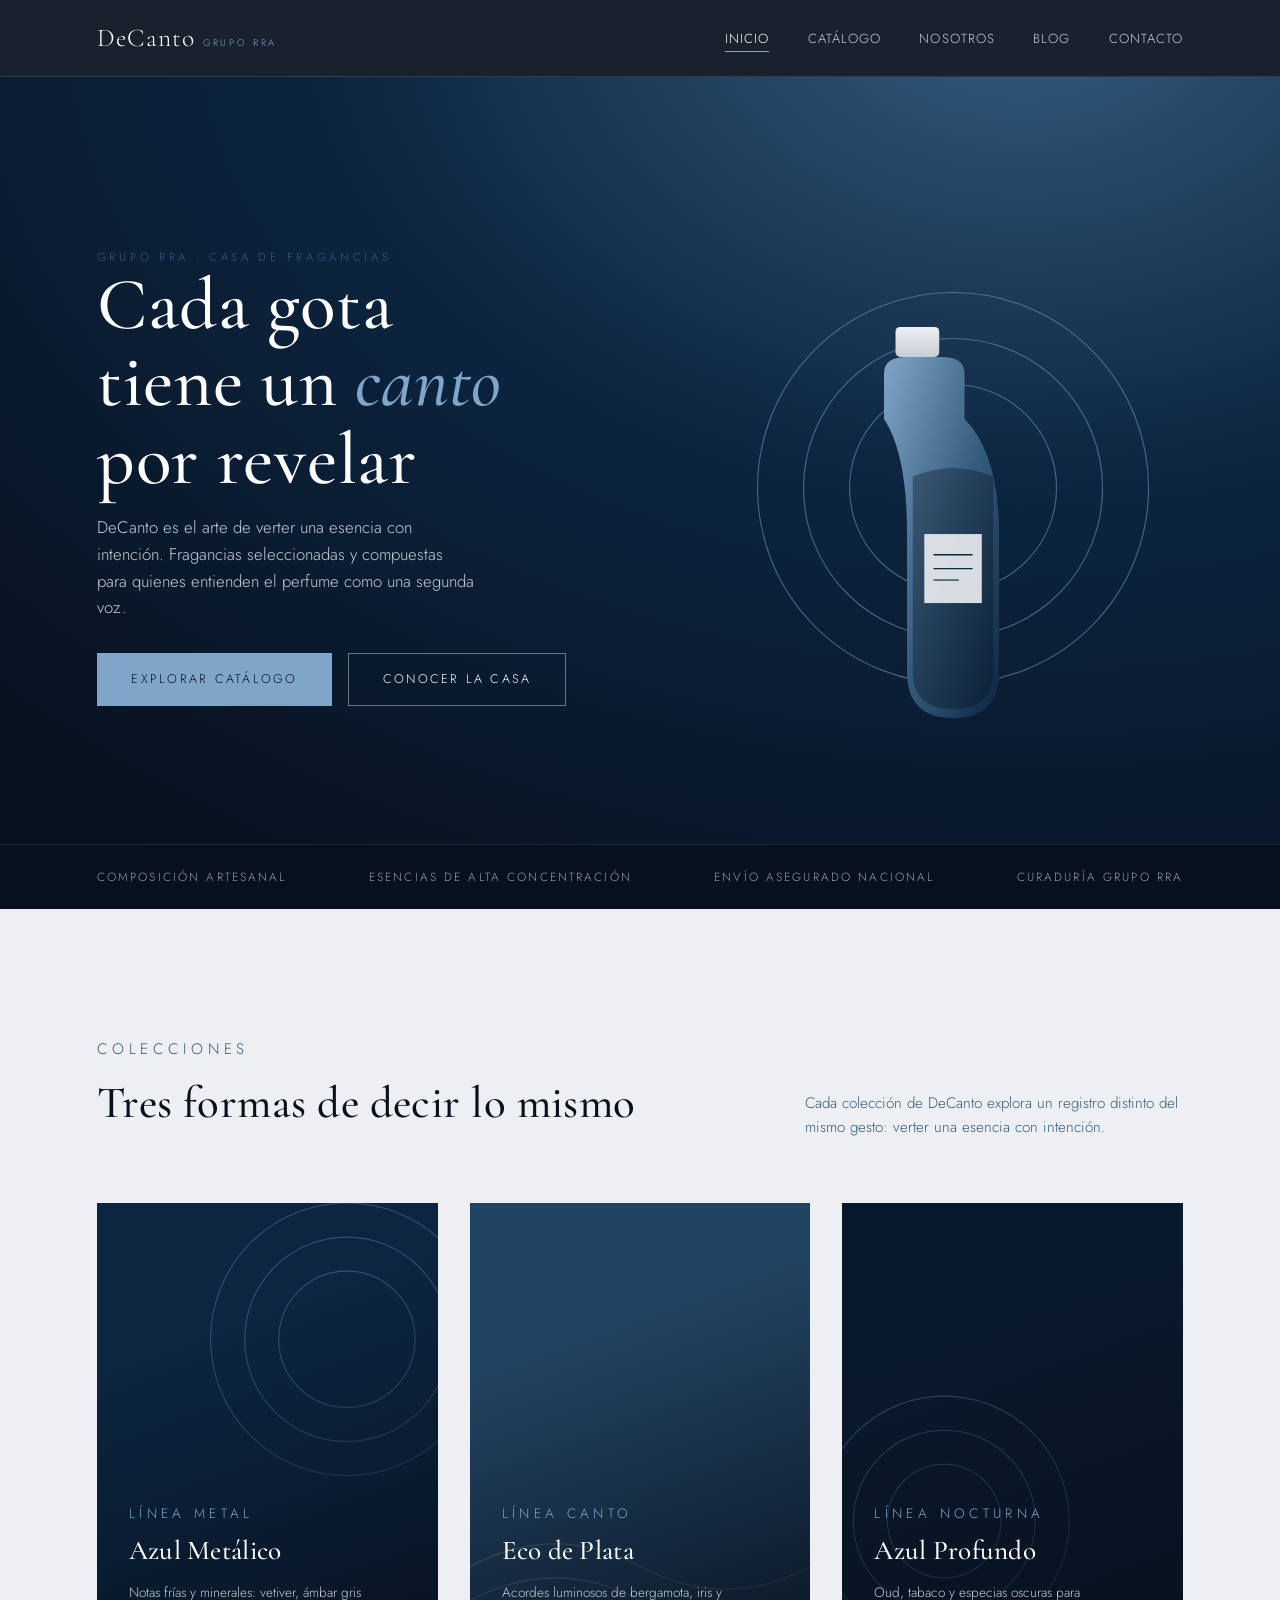
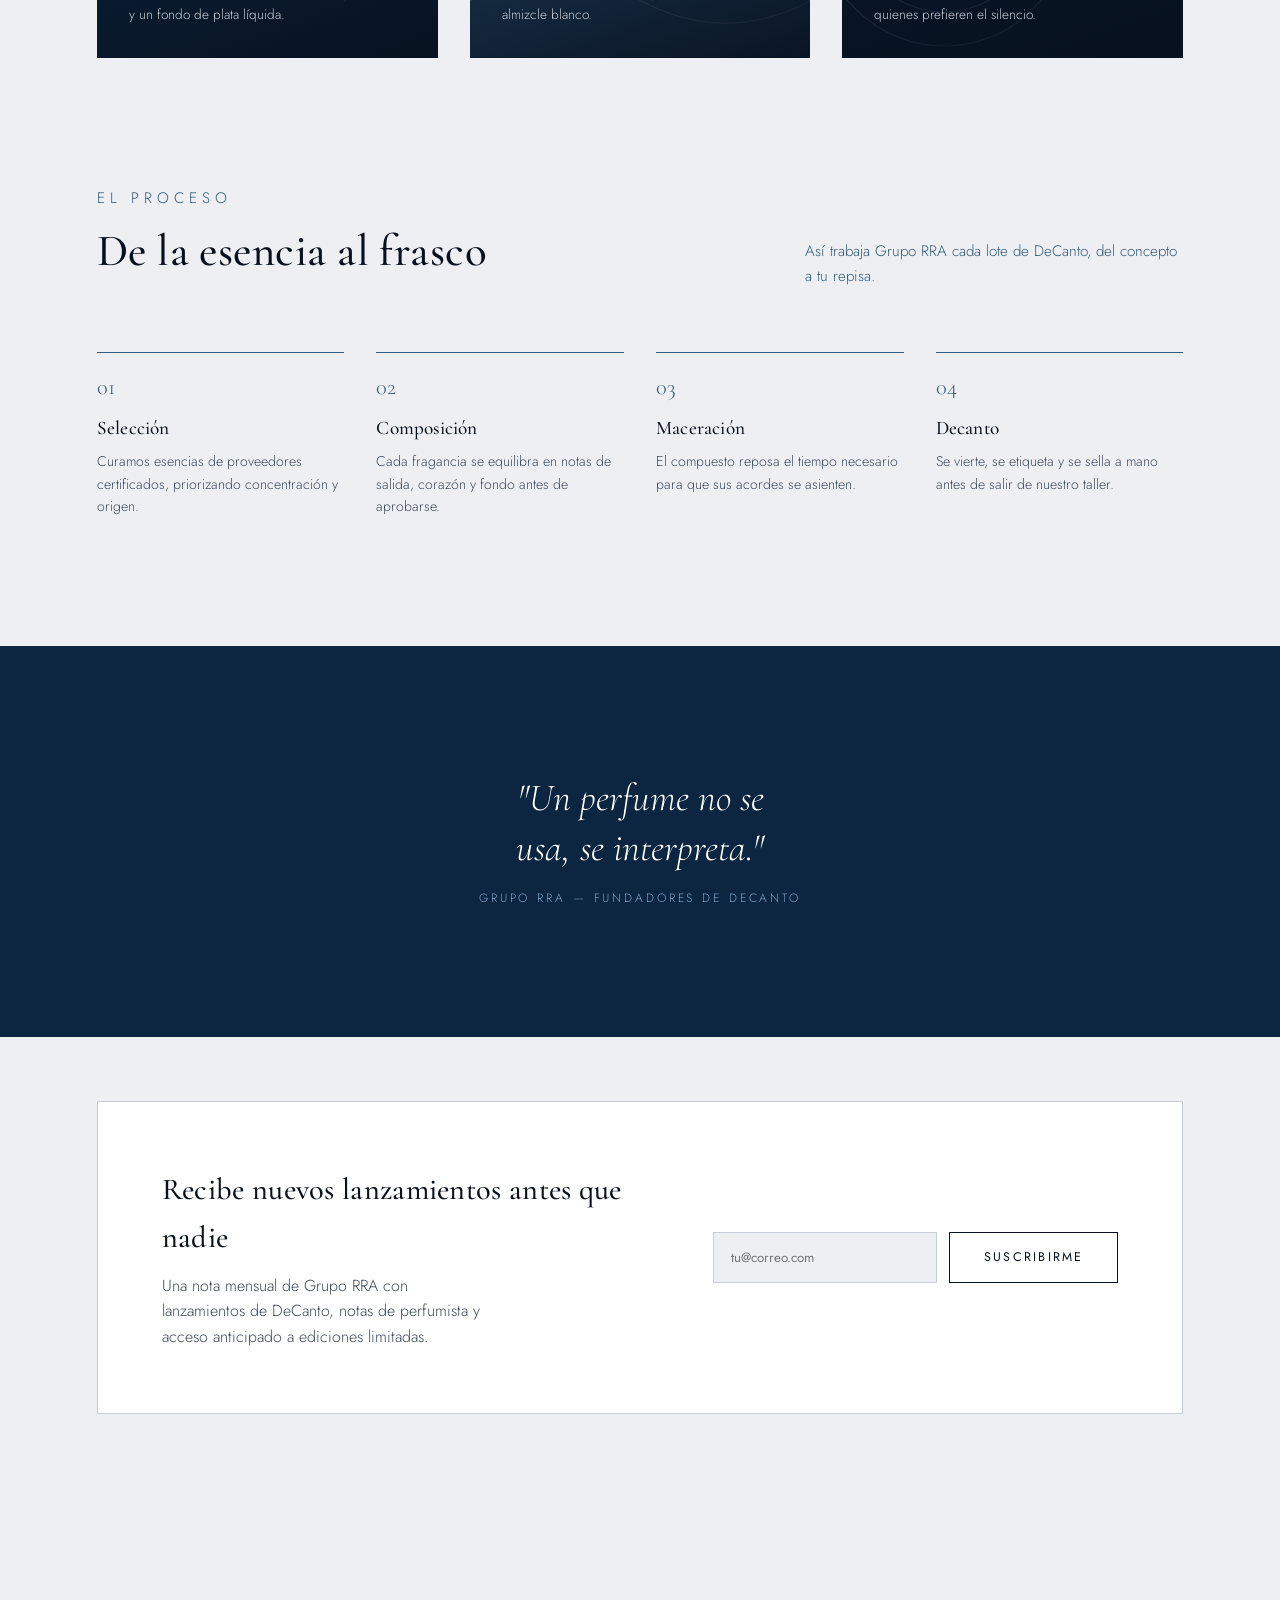
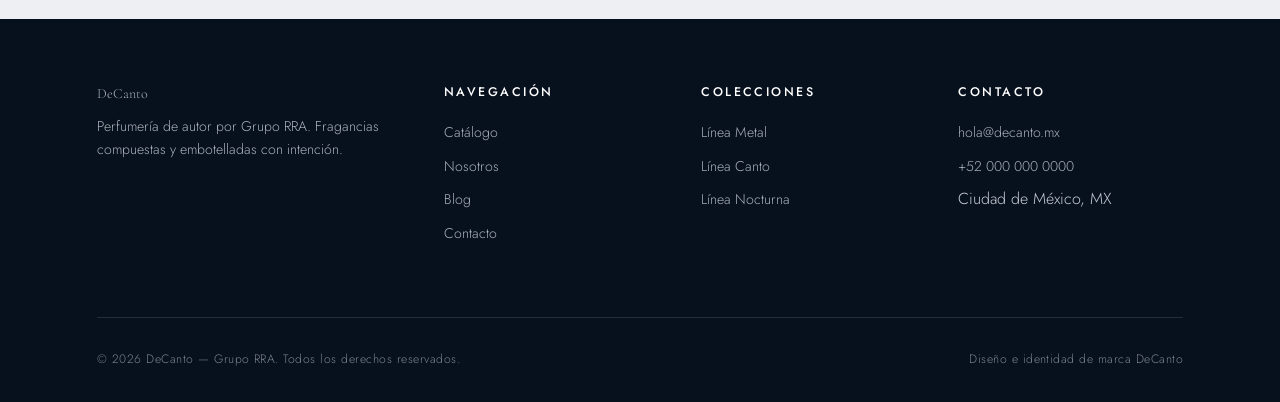
<file: index.html>
<!DOCTYPE html>
<html lang="es">
<head>
<meta charset="UTF-8">
<meta name="viewport" content="width=device-width, initial-scale=1.0">
<title>DeCanto — Perfumería de Grupo RRA</title>
<meta name="description" content="DeCanto, la perfumería de Grupo RRA. Fragancias de autor reveladas gota a gota.">
<link rel="stylesheet" href="css/style.css">
</head>
<body>

<header class="site-header">
  <nav class="nav">
    <a href="index.html" class="brand">DeCanto <small>Grupo RRA</small></a>
    <ul class="nav-links">
      <li><a href="index.html" class="active">Inicio</a></li>
      <li><a href="catalogo.html">Catálogo</a></li>
      <li><a href="nosotros.html">Nosotros</a></li>
      <li><a href="blog.html">Blog</a></li>
      <li><a href="contacto.html">Contacto</a></li>
    </ul>
    <button class="nav-toggle" aria-label="Abrir menú" aria-expanded="false">☰</button>
  </nav>
</header>

<main>

  <!-- HERO -->
  <section class="hero">
    <div class="wrap hero-grid">
      <div class="hero-copy reveal">
        <p class="eyebrow">Grupo RRA · Casa de fragancias</p>
        <h1>Cada gota<br>tiene un <em>canto</em><br>por revelar</h1>
        <p class="lead">DeCanto es el arte de verter una esencia con intención. Fragancias seleccionadas y compuestas para quienes entienden el perfume como una segunda voz.</p>
        <div class="hero-cta">
          <a href="catalogo.html" class="btn btn-primary">Explorar catálogo</a>
          <a href="nosotros.html" class="btn btn-ghost">Conocer la casa</a>
        </div>
      </div>
      <div class="hero-visual reveal">
        <svg viewBox="0 0 400 500" xmlns="http://www.w3.org/2000/svg" aria-hidden="true">
          <defs>
            <linearGradient id="bottleGrad" x1="0" y1="0" x2="1" y2="1">
              <stop offset="0%" stop-color="#7FA6C9"/>
              <stop offset="55%" stop-color="#355C7D"/>
              <stop offset="100%" stop-color="#0C2540"/>
            </linearGradient>
            <linearGradient id="capGrad" x1="0" y1="0" x2="0" y2="1">
              <stop offset="0%" stop-color="#EDEFF3"/>
              <stop offset="100%" stop-color="#C7CDD6"/>
            </linearGradient>
          </defs>
          <!-- ondas de fondo -->
          <g opacity="0.5" stroke="#7FA6C9" fill="none" stroke-width="1">
            <circle cx="200" cy="260" r="90"/>
            <circle cx="200" cy="260" r="130"/>
            <circle cx="200" cy="260" r="170"/>
          </g>
          <!-- frasco -->
          <rect x="150" y="120" width="38" height="26" rx="4" fill="url(#capGrad)"/>
          <path d="M140 160 Q140 146 160 146 H190 Q210 146 210 160 V200 Q240 230 240 300 V420 Q240 460 200 460 Q160 460 160 420 V300 Q160 230 140 200 Z" fill="url(#bottleGrad)"/>
          <path d="M165 250 Q200 235 235 250 V420 Q235 452 200 452 Q165 452 165 420 Z" fill="#07101D" opacity=".35"/>
          <!-- etiqueta -->
          <rect x="175" y="300" width="50" height="60" fill="#EDEFF3" opacity=".9"/>
          <line x1="183" y1="318" x2="217" y2="318" stroke="#0C2540" stroke-width="1.5"/>
          <line x1="183" y1="330" x2="217" y2="330" stroke="#0C2540" stroke-width="1"/>
          <line x1="183" y1="340" x2="205" y2="340" stroke="#0C2540" stroke-width="1"/>
        </svg>
      </div>
    </div>
  </section>

  <div class="attrs-strip">
    <div class="wrap attrs-row">
      <span>Composición artesanal</span>
      <span>Esencias de alta concentración</span>
      <span>Envío asegurado nacional</span>
      <span>Curaduría Grupo RRA</span>
    </div>
  </div>

  <!-- COLECCIONES -->
  <section class="section">
    <div class="wrap">
      <div class="section-head reveal">
        <div>
          <p class="eyebrow">Colecciones</p>
          <h2>Tres formas de decir lo mismo</h2>
        </div>
        <p>Cada colección de DeCanto explora un registro distinto del mismo gesto: verter una esencia con intención.</p>
      </div>

      <div class="collections-grid">
        <a href="catalogo.html" class="collection-card reveal">
          <svg class="deco" viewBox="0 0 300 400" xmlns="http://www.w3.org/2000/svg" aria-hidden="true">
            <rect width="300" height="400" fill="#0C2540"/>
            <g stroke="#7FA6C9" fill="none" opacity=".6">
              <circle cx="220" cy="120" r="60"/><circle cx="220" cy="120" r="90"/><circle cx="220" cy="120" r="120"/>
            </g>
          </svg>
          <div class="content">
            <p class="eyebrow">Línea Metal</p>
            <h3>Azul Metálico</h3>
            <p>Notas frías y minerales: vetiver, ámbar gris y un fondo de plata líquida.</p>
          </div>
        </a>
        <a href="catalogo.html" class="collection-card reveal">
          <svg class="deco" viewBox="0 0 300 400" xmlns="http://www.w3.org/2000/svg" aria-hidden="true">
            <rect width="300" height="400" fill="#355C7D"/>
            <g stroke="#EDEFF3" fill="none" opacity=".5">
              <path d="M0 320 Q75 280 150 320 T300 320" />
              <path d="M0 350 Q75 310 150 350 T300 350" />
            </g>
          </svg>
          <div class="content">
            <p class="eyebrow">Línea Canto</p>
            <h3>Eco de Plata</h3>
            <p>Acordes luminosos de bergamota, iris y almizcle blanco.</p>
          </div>
        </a>
        <a href="catalogo.html" class="collection-card reveal">
          <svg class="deco" viewBox="0 0 300 400" xmlns="http://www.w3.org/2000/svg" aria-hidden="true">
            <rect width="300" height="400" fill="#07101D"/>
            <g stroke="#7FA6C9" fill="none" opacity=".55">
              <circle cx="90" cy="280" r="50"/><circle cx="90" cy="280" r="80"/><circle cx="90" cy="280" r="110"/>
            </g>
          </svg>
          <div class="content">
            <p class="eyebrow">Línea Nocturna</p>
            <h3>Azul Profundo</h3>
            <p>Oud, tabaco y especias oscuras para quienes prefieren el silencio.</p>
          </div>
        </a>
      </div>
    </div>
  </section>

  <!-- PROCESO -->
  <section class="section" style="padding-top:0;">
    <div class="wrap">
      <div class="section-head reveal">
        <div>
          <p class="eyebrow">El proceso</p>
          <h2>De la esencia al frasco</h2>
        </div>
        <p>Así trabaja Grupo RRA cada lote de DeCanto, del concepto a tu repisa.</p>
      </div>
      <div class="process">
        <div class="process-step reveal">
          <p class="num">01</p>
          <h4>Selección</h4>
          <p>Curamos esencias de proveedores certificados, priorizando concentración y origen.</p>
        </div>
        <div class="process-step reveal">
          <p class="num">02</p>
          <h4>Composición</h4>
          <p>Cada fragancia se equilibra en notas de salida, corazón y fondo antes de aprobarse.</p>
        </div>
        <div class="process-step reveal">
          <p class="num">03</p>
          <h4>Maceración</h4>
          <p>El compuesto reposa el tiempo necesario para que sus acordes se asienten.</p>
        </div>
        <div class="process-step reveal">
          <p class="num">04</p>
          <h4>Decanto</h4>
          <p>Se vierte, se etiqueta y se sella a mano antes de salir de nuestro taller.</p>
        </div>
      </div>
    </div>
  </section>

  <!-- MANIFIESTO -->
  <section class="manifesto">
    <div class="wrap reveal">
      <blockquote>"Un perfume no se usa, se interpreta."</blockquote>
      <cite>Grupo RRA — Fundadores de DeCanto</cite>
    </div>
  </section>

  <!-- NEWSLETTER -->
  <section class="newsletter">
    <div class="wrap">
      <div class="newsletter-box reveal">
        <div>
          <h3>Recibe nuevos lanzamientos antes que nadie</h3>
          <p>Una nota mensual de Grupo RRA con lanzamientos de DeCanto, notas de perfumista y acceso anticipado a ediciones limitadas.</p>
        </div>
        <form class="newsletter-form" id="newsletter-form">
          <input type="email" placeholder="tu@correo.com" required aria-label="Correo electrónico">
          <button type="submit" class="btn btn-ghost-dark">Suscribirme</button>
        </form>
      </div>
      <p id="newsletter-status" class="form-note" style="margin-top:.8rem;"></p>
    </div>
  </section>

</main>

<footer class="site-footer">
  <div class="wrap">
    <div class="footer-grid">
      <div>
        <p class="footer-brand">DeCanto</p>
        <p>Perfumería de autor por Grupo RRA. Fragancias compuestas y embotelladas con intención.</p>
      </div>
      <div>
        <h4>Navegación</h4>
        <ul>
          <li><a href="catalogo.html">Catálogo</a></li>
          <li><a href="nosotros.html">Nosotros</a></li>
          <li><a href="blog.html">Blog</a></li>
          <li><a href="contacto.html">Contacto</a></li>
        </ul>
      </div>
      <div>
        <h4>Colecciones</h4>
        <ul>
          <li><a href="catalogo.html">Línea Metal</a></li>
          <li><a href="catalogo.html">Línea Canto</a></li>
          <li><a href="catalogo.html">Línea Nocturna</a></li>
        </ul>
      </div>
      <div>
        <h4>Contacto</h4>
        <ul>
          <li><a href="mailto:hola@decanto.mx">hola@decanto.mx</a></li>
          <li><a href="tel:+520000000000">+52 000 000 0000</a></li>
          <li>Ciudad de México, MX</li>
        </ul>
      </div>
    </div>
    <div class="footer-bottom">
      <span>© <span id="year"></span> DeCanto — Grupo RRA. Todos los derechos reservados.</span>
      <span>Diseño e identidad de marca DeCanto</span>
    </div>
  </div>
</footer>

<script src="js/script.js"></script>
</body>
</html>
</file>
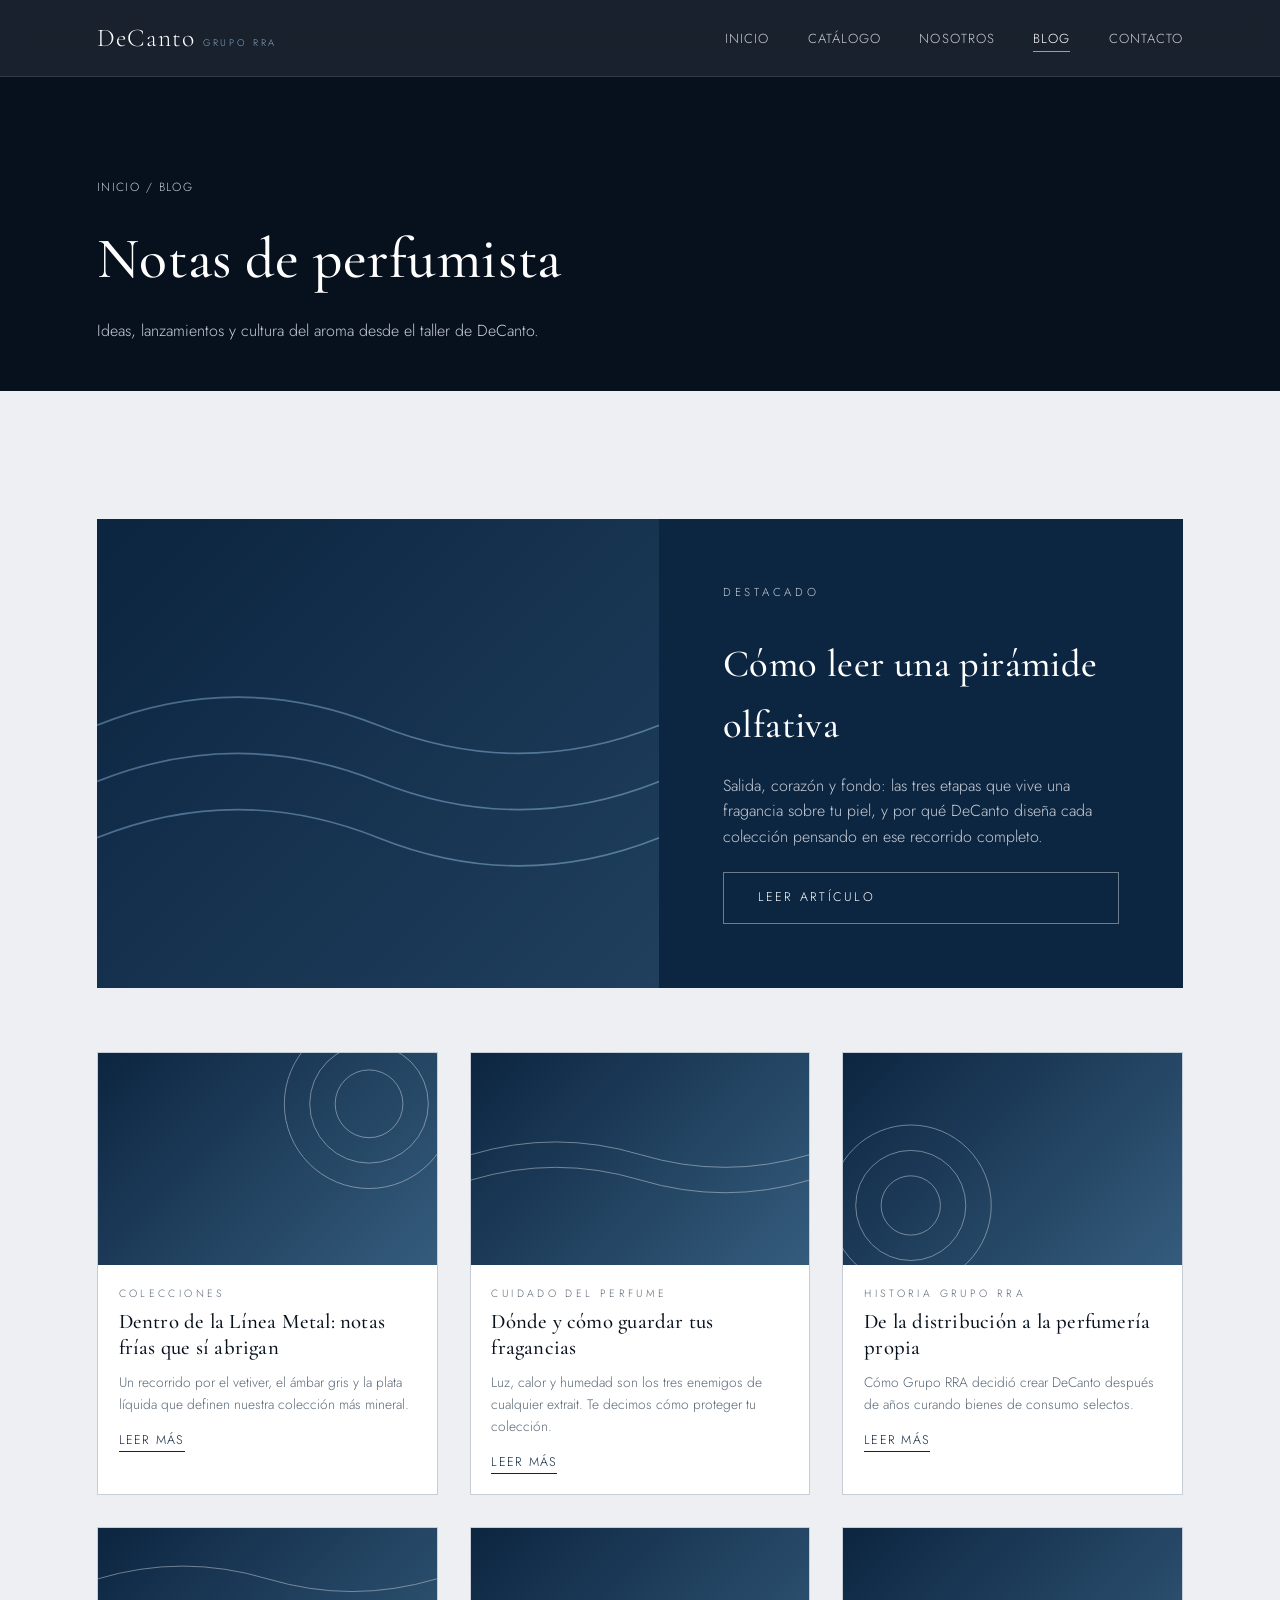
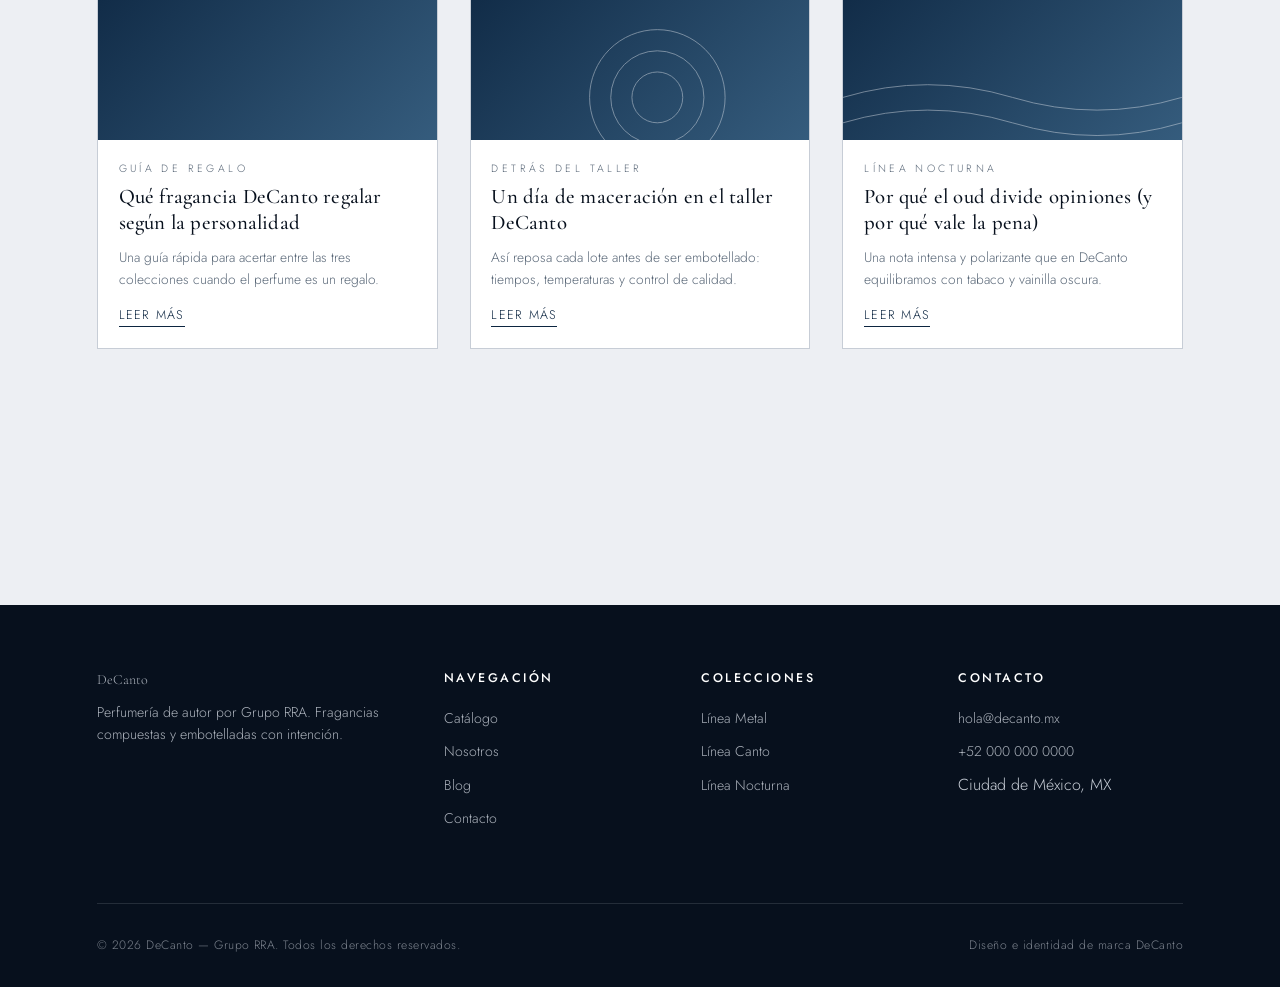
<file: blog.html>
<!DOCTYPE html>
<html lang="es">
<head>
<meta charset="UTF-8">
<meta name="viewport" content="width=device-width, initial-scale=1.0">
<title>Blog — DeCanto</title>
<meta name="description" content="Notas de perfumista, lanzamientos y cultura del aroma por DeCanto, Grupo RRA.">
<link rel="stylesheet" href="css/style.css">
</head>
<body>

<header class="site-header">
  <nav class="nav">
    <a href="index.html" class="brand">DeCanto <small>Grupo RRA</small></a>
    <ul class="nav-links">
      <li><a href="index.html">Inicio</a></li>
      <li><a href="catalogo.html">Catálogo</a></li>
      <li><a href="nosotros.html">Nosotros</a></li>
      <li><a href="blog.html" class="active">Blog</a></li>
      <li><a href="contacto.html">Contacto</a></li>
    </ul>
    <button class="nav-toggle" aria-label="Abrir menú" aria-expanded="false">☰</button>
  </nav>
</header>

<main>
  <section class="page-hero">
    <div class="wrap">
      <p class="breadcrumb">Inicio / Blog</p>
      <h1>Notas de perfumista</h1>
      <p>Ideas, lanzamientos y cultura del aroma desde el taller de DeCanto.</p>
    </div>
  </section>

  <section class="section">
    <div class="wrap">

      <article class="featured-post reveal">
        <div class="post-thumb">
          <svg viewBox="0 0 400 400" xmlns="http://www.w3.org/2000/svg" preserveAspectRatio="xMidYMid slice" aria-hidden="true">
            <rect width="400" height="400" fill="#0C2540"/>
            <g stroke="#7FA6C9" fill="none" stroke-width="1.2">
              <path d="M0 180 Q100 140 200 180 T400 180"/>
              <path d="M0 220 Q100 180 200 220 T400 220"/>
              <path d="M0 260 Q100 220 200 260 T400 260"/>
            </g>
          </svg>
        </div>
        <div class="featured-post-copy">
          <p class="eyebrow">Destacado</p>
          <h2>Cómo leer una pirámide olfativa</h2>
          <p>Salida, corazón y fondo: las tres etapas que vive una fragancia sobre tu piel, y por qué DeCanto diseña cada colección pensando en ese recorrido completo.</p>
          <a href="#" class="btn btn-ghost">Leer artículo</a>
        </div>
      </article>

      <div class="blog-grid">

        <article class="post-card reveal">
          <div class="post-thumb">
            <svg viewBox="0 0 400 250" xmlns="http://www.w3.org/2000/svg" preserveAspectRatio="xMidYMid slice" aria-hidden="true">
              <g stroke="#EDEFF3" fill="none" stroke-width="1">
                <circle cx="320" cy="60" r="40"/><circle cx="320" cy="60" r="70"/><circle cx="320" cy="60" r="100"/>
              </g>
            </svg>
          </div>
          <div class="post-info">
            <p class="eyebrow">Colecciones</p>
            <h3>Dentro de la Línea Metal: notas frías que sí abrigan</h3>
            <p>Un recorrido por el vetiver, el ámbar gris y la plata líquida que definen nuestra colección más mineral.</p>
            <a href="#" class="read-more">Leer más</a>
          </div>
        </article>

        <article class="post-card reveal">
          <div class="post-thumb">
            <svg viewBox="0 0 400 250" xmlns="http://www.w3.org/2000/svg" preserveAspectRatio="xMidYMid slice" aria-hidden="true">
              <g stroke="#EDEFF3" fill="none" stroke-width="1">
                <path d="M0 120 Q100 90 200 120 T400 120"/>
                <path d="M0 150 Q100 120 200 150 T400 150"/>
              </g>
            </svg>
          </div>
          <div class="post-info">
            <p class="eyebrow">Cuidado del perfume</p>
            <h3>Dónde y cómo guardar tus fragancias</h3>
            <p>Luz, calor y humedad son los tres enemigos de cualquier extrait. Te decimos cómo proteger tu colección.</p>
            <a href="#" class="read-more">Leer más</a>
          </div>
        </article>

        <article class="post-card reveal">
          <div class="post-thumb">
            <svg viewBox="0 0 400 250" xmlns="http://www.w3.org/2000/svg" preserveAspectRatio="xMidYMid slice" aria-hidden="true">
              <g stroke="#EDEFF3" fill="none" stroke-width="1">
                <circle cx="80" cy="180" r="35"/><circle cx="80" cy="180" r="65"/><circle cx="80" cy="180" r="95"/>
              </g>
            </svg>
          </div>
          <div class="post-info">
            <p class="eyebrow">Historia Grupo RRA</p>
            <h3>De la distribución a la perfumería propia</h3>
            <p>Cómo Grupo RRA decidió crear DeCanto después de años curando bienes de consumo selectos.</p>
            <a href="#" class="read-more">Leer más</a>
          </div>
        </article>

        <article class="post-card reveal">
          <div class="post-thumb">
            <svg viewBox="0 0 400 250" xmlns="http://www.w3.org/2000/svg" preserveAspectRatio="xMidYMid slice" aria-hidden="true">
              <g stroke="#EDEFF3" fill="none" stroke-width="1">
                <path d="M0 60 Q100 30 200 60 T400 60"/>
              </g>
            </svg>
          </div>
          <div class="post-info">
            <p class="eyebrow">Guía de regalo</p>
            <h3>Qué fragancia DeCanto regalar según la personalidad</h3>
            <p>Una guía rápida para acertar entre las tres colecciones cuando el perfume es un regalo.</p>
            <a href="#" class="read-more">Leer más</a>
          </div>
        </article>

        <article class="post-card reveal">
          <div class="post-thumb">
            <svg viewBox="0 0 400 250" xmlns="http://www.w3.org/2000/svg" preserveAspectRatio="xMidYMid slice" aria-hidden="true">
              <g stroke="#EDEFF3" fill="none" stroke-width="1">
                <circle cx="220" cy="200" r="30"/><circle cx="220" cy="200" r="55"/><circle cx="220" cy="200" r="80"/>
              </g>
            </svg>
          </div>
          <div class="post-info">
            <p class="eyebrow">Detrás del taller</p>
            <h3>Un día de maceración en el taller DeCanto</h3>
            <p>Así reposa cada lote antes de ser embotellado: tiempos, temperaturas y control de calidad.</p>
            <a href="#" class="read-more">Leer más</a>
          </div>
        </article>

        <article class="post-card reveal">
          <div class="post-thumb">
            <svg viewBox="0 0 400 250" xmlns="http://www.w3.org/2000/svg" preserveAspectRatio="xMidYMid slice" aria-hidden="true">
              <g stroke="#EDEFF3" fill="none" stroke-width="1">
                <path d="M0 200 Q100 170 200 200 T400 200"/>
                <path d="M0 230 Q100 200 200 230 T400 230"/>
              </g>
            </svg>
          </div>
          <div class="post-info">
            <p class="eyebrow">Línea Nocturna</p>
            <h3>Por qué el oud divide opiniones (y por qué vale la pena)</h3>
            <p>Una nota intensa y polarizante que en DeCanto equilibramos con tabaco y vainilla oscura.</p>
            <a href="#" class="read-more">Leer más</a>
          </div>
        </article>

      </div>
    </div>
  </section>
</main>

<footer class="site-footer">
  <div class="wrap">
    <div class="footer-grid">
      <div>
        <p class="footer-brand">DeCanto</p>
        <p>Perfumería de autor por Grupo RRA. Fragancias compuestas y embotelladas con intención.</p>
      </div>
      <div>
        <h4>Navegación</h4>
        <ul>
          <li><a href="catalogo.html">Catálogo</a></li>
          <li><a href="nosotros.html">Nosotros</a></li>
          <li><a href="blog.html">Blog</a></li>
          <li><a href="contacto.html">Contacto</a></li>
        </ul>
      </div>
      <div>
        <h4>Colecciones</h4>
        <ul>
          <li><a href="catalogo.html">Línea Metal</a></li>
          <li><a href="catalogo.html">Línea Canto</a></li>
          <li><a href="catalogo.html">Línea Nocturna</a></li>
        </ul>
      </div>
      <div>
        <h4>Contacto</h4>
        <ul>
          <li><a href="mailto:hola@decanto.mx">hola@decanto.mx</a></li>
          <li><a href="tel:+520000000000">+52 000 000 0000</a></li>
          <li>Ciudad de México, MX</li>
        </ul>
      </div>
    </div>
    <div class="footer-bottom">
      <span>© <span id="year"></span> DeCanto — Grupo RRA. Todos los derechos reservados.</span>
      <span>Diseño e identidad de marca DeCanto</span>
    </div>
  </div>
</footer>

<script src="js/script.js"></script>
</body>
</html>
</file>
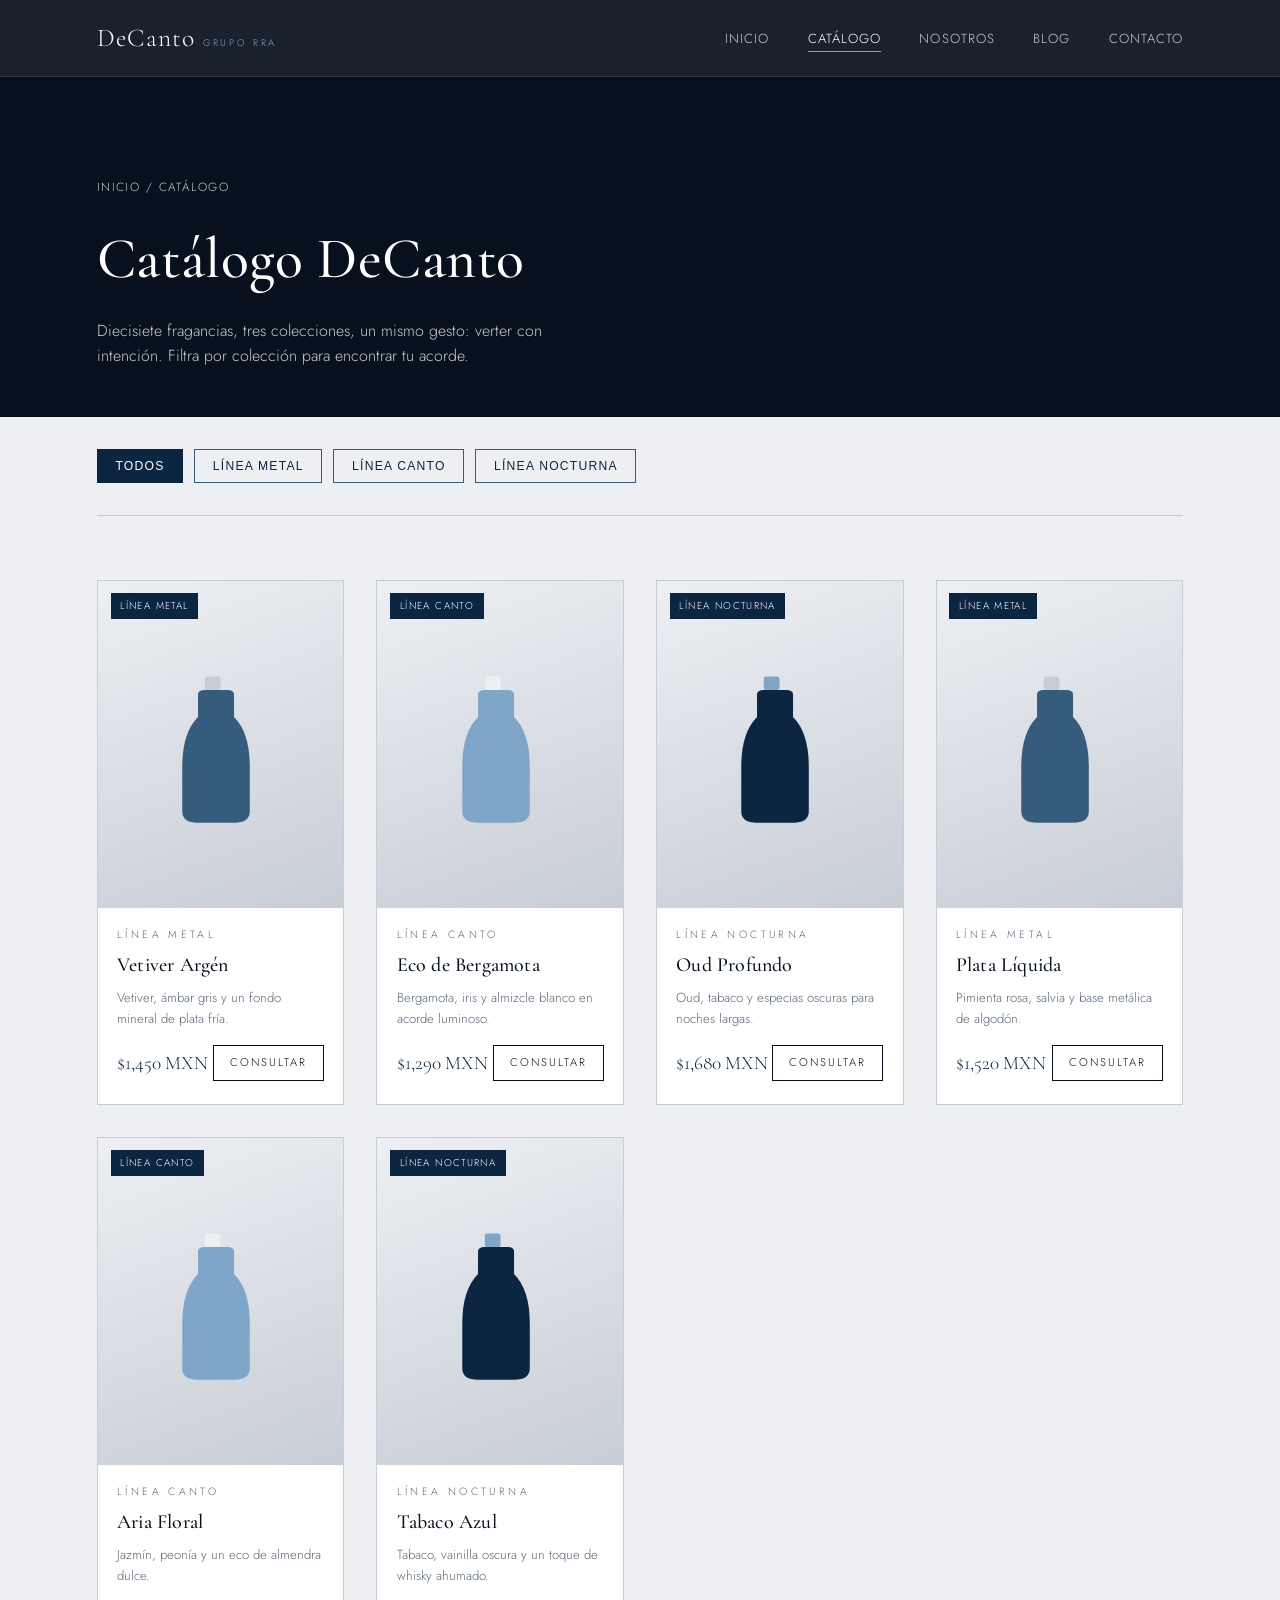
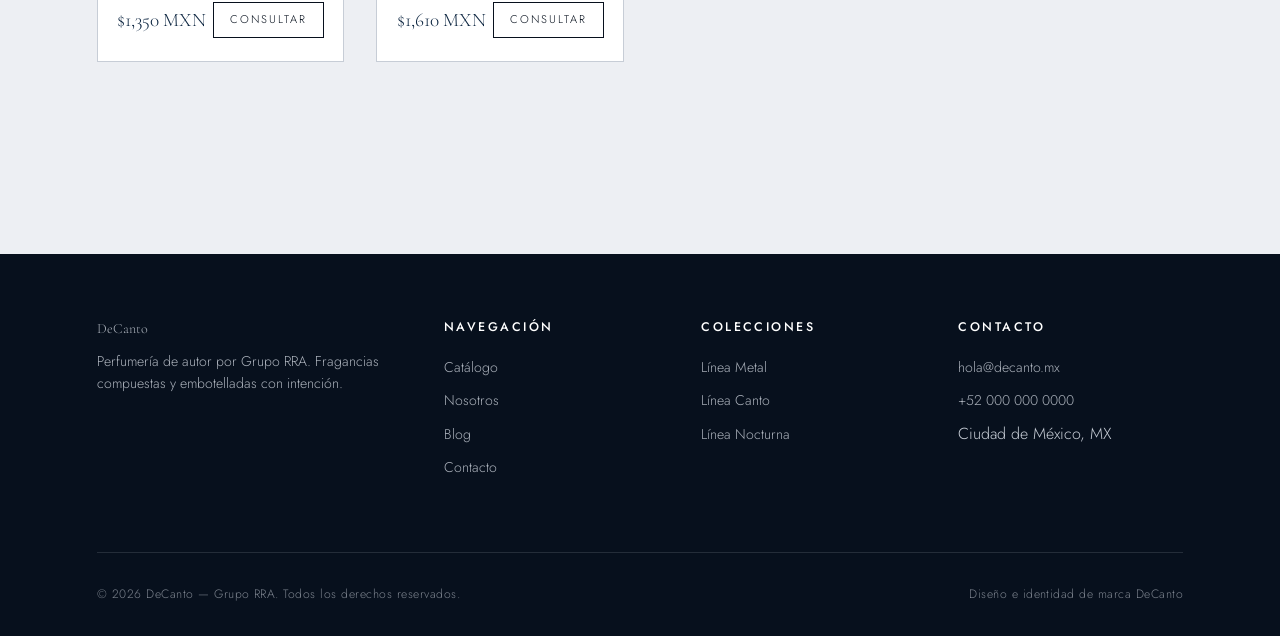
<file: catalogo.html>
<!DOCTYPE html>
<html lang="es">
<head>
<meta charset="UTF-8">
<meta name="viewport" content="width=device-width, initial-scale=1.0">
<title>Catálogo — DeCanto</title>
<meta name="description" content="Explora el catálogo completo de fragancias DeCanto, perfumería de Grupo RRA.">
<link rel="stylesheet" href="css/style.css">
</head>
<body>

<header class="site-header">
  <nav class="nav">
    <a href="index.html" class="brand">DeCanto <small>Grupo RRA</small></a>
    <ul class="nav-links">
      <li><a href="index.html">Inicio</a></li>
      <li><a href="catalogo.html" class="active">Catálogo</a></li>
      <li><a href="nosotros.html">Nosotros</a></li>
      <li><a href="blog.html">Blog</a></li>
      <li><a href="contacto.html">Contacto</a></li>
    </ul>
    <button class="nav-toggle" aria-label="Abrir menú" aria-expanded="false">☰</button>
  </nav>
</header>

<main>
  <section class="page-hero">
    <div class="wrap">
      <p class="breadcrumb">Inicio / Catálogo</p>
      <h1>Catálogo DeCanto</h1>
      <p>Diecisiete fragancias, tres colecciones, un mismo gesto: verter con intención. Filtra por colección para encontrar tu acorde.</p>
    </div>
  </section>

  <div class="wrap">
    <div class="filter-bar">
      <button class="chip active" data-filter="todos">Todos</button>
      <button class="chip" data-filter="metal">Línea Metal</button>
      <button class="chip" data-filter="canto">Línea Canto</button>
      <button class="chip" data-filter="nocturna">Línea Nocturna</button>
    </div>

    <div class="product-grid">

      <!-- Producto 1 -->
      <article class="product-card" data-category="metal">
        <div class="product-thumb">
          <span class="product-tag">Línea Metal</span>
          <svg viewBox="0 0 120 160" xmlns="http://www.w3.org/2000/svg" aria-hidden="true">
            <rect x="46" y="20" width="14" height="12" rx="2" fill="#C7CDD6"/>
            <path d="M40 36 Q40 32 46 32 H66 Q72 32 72 36 V56 Q86 70 86 100 V140 Q86 150 72 150 H40 Q26 150 26 140 V100 Q26 70 40 56 Z" fill="#355C7D"/>
          </svg>
        </div>
        <div class="product-info">
          <p class="eyebrow">Línea Metal</p>
          <h3>Vetiver Argén</h3>
          <p>Vetiver, ámbar gris y un fondo mineral de plata fría.</p>
          <div class="product-meta">
            <span class="price">$1,450 MXN</span>
            <a href="contacto.html" class="btn btn-ghost-dark" style="padding:.5rem 1rem; font-size:.7rem;">Consultar</a>
          </div>
        </div>
      </article>

      <!-- Producto 2 -->
      <article class="product-card" data-category="canto">
        <div class="product-thumb">
          <span class="product-tag">Línea Canto</span>
          <svg viewBox="0 0 120 160" xmlns="http://www.w3.org/2000/svg" aria-hidden="true">
            <rect x="46" y="20" width="14" height="12" rx="2" fill="#EDEFF3"/>
            <path d="M40 36 Q40 32 46 32 H66 Q72 32 72 36 V56 Q86 70 86 100 V140 Q86 150 72 150 H40 Q26 150 26 140 V100 Q26 70 40 56 Z" fill="#7FA6C9"/>
          </svg>
        </div>
        <div class="product-info">
          <p class="eyebrow">Línea Canto</p>
          <h3>Eco de Bergamota</h3>
          <p>Bergamota, iris y almizcle blanco en acorde luminoso.</p>
          <div class="product-meta">
            <span class="price">$1,290 MXN</span>
            <a href="contacto.html" class="btn btn-ghost-dark" style="padding:.5rem 1rem; font-size:.7rem;">Consultar</a>
          </div>
        </div>
      </article>

      <!-- Producto 3 -->
      <article class="product-card" data-category="nocturna">
        <div class="product-thumb">
          <span class="product-tag">Línea Nocturna</span>
          <svg viewBox="0 0 120 160" xmlns="http://www.w3.org/2000/svg" aria-hidden="true">
            <rect x="46" y="20" width="14" height="12" rx="2" fill="#7FA6C9"/>
            <path d="M40 36 Q40 32 46 32 H66 Q72 32 72 36 V56 Q86 70 86 100 V140 Q86 150 72 150 H40 Q26 150 26 140 V100 Q26 70 40 56 Z" fill="#0C2540"/>
          </svg>
        </div>
        <div class="product-info">
          <p class="eyebrow">Línea Nocturna</p>
          <h3>Oud Profundo</h3>
          <p>Oud, tabaco y especias oscuras para noches largas.</p>
          <div class="product-meta">
            <span class="price">$1,680 MXN</span>
            <a href="contacto.html" class="btn btn-ghost-dark" style="padding:.5rem 1rem; font-size:.7rem;">Consultar</a>
          </div>
        </div>
      </article>

      <!-- Producto 4 -->
      <article class="product-card" data-category="metal">
        <div class="product-thumb">
          <span class="product-tag">Línea Metal</span>
          <svg viewBox="0 0 120 160" xmlns="http://www.w3.org/2000/svg" aria-hidden="true">
            <rect x="46" y="20" width="14" height="12" rx="2" fill="#C7CDD6"/>
            <path d="M40 36 Q40 32 46 32 H66 Q72 32 72 36 V56 Q86 70 86 100 V140 Q86 150 72 150 H40 Q26 150 26 140 V100 Q26 70 40 56 Z" fill="#355C7D"/>
          </svg>
        </div>
        <div class="product-info">
          <p class="eyebrow">Línea Metal</p>
          <h3>Plata Líquida</h3>
          <p>Pimienta rosa, salvia y base metálica de algodón.</p>
          <div class="product-meta">
            <span class="price">$1,520 MXN</span>
            <a href="contacto.html" class="btn btn-ghost-dark" style="padding:.5rem 1rem; font-size:.7rem;">Consultar</a>
          </div>
        </div>
      </article>

      <!-- Producto 5 -->
      <article class="product-card" data-category="canto">
        <div class="product-thumb">
          <span class="product-tag">Línea Canto</span>
          <svg viewBox="0 0 120 160" xmlns="http://www.w3.org/2000/svg" aria-hidden="true">
            <rect x="46" y="20" width="14" height="12" rx="2" fill="#EDEFF3"/>
            <path d="M40 36 Q40 32 46 32 H66 Q72 32 72 36 V56 Q86 70 86 100 V140 Q86 150 72 150 H40 Q26 150 26 140 V100 Q26 70 40 56 Z" fill="#7FA6C9"/>
          </svg>
        </div>
        <div class="product-info">
          <p class="eyebrow">Línea Canto</p>
          <h3>Aria Floral</h3>
          <p>Jazmín, peonía y un eco de almendra dulce.</p>
          <div class="product-meta">
            <span class="price">$1,350 MXN</span>
            <a href="contacto.html" class="btn btn-ghost-dark" style="padding:.5rem 1rem; font-size:.7rem;">Consultar</a>
          </div>
        </div>
      </article>

      <!-- Producto 6 -->
      <article class="product-card" data-category="nocturna">
        <div class="product-thumb">
          <span class="product-tag">Línea Nocturna</span>
          <svg viewBox="0 0 120 160" xmlns="http://www.w3.org/2000/svg" aria-hidden="true">
            <rect x="46" y="20" width="14" height="12" rx="2" fill="#7FA6C9"/>
            <path d="M40 36 Q40 32 46 32 H66 Q72 32 72 36 V56 Q86 70 86 100 V140 Q86 150 72 150 H40 Q26 150 26 140 V100 Q26 70 40 56 Z" fill="#0C2540"/>
          </svg>
        </div>
        <div class="product-info">
          <p class="eyebrow">Línea Nocturna</p>
          <h3>Tabaco Azul</h3>
          <p>Tabaco, vainilla oscura y un toque de whisky ahumado.</p>
          <div class="product-meta">
            <span class="price">$1,610 MXN</span>
            <a href="contacto.html" class="btn btn-ghost-dark" style="padding:.5rem 1rem; font-size:.7rem;">Consultar</a>
          </div>
        </div>
      </article>

    </div>
  </div>
</main>

<footer class="site-footer">
  <div class="wrap">
    <div class="footer-grid">
      <div>
        <p class="footer-brand">DeCanto</p>
        <p>Perfumería de autor por Grupo RRA. Fragancias compuestas y embotelladas con intención.</p>
      </div>
      <div>
        <h4>Navegación</h4>
        <ul>
          <li><a href="catalogo.html">Catálogo</a></li>
          <li><a href="nosotros.html">Nosotros</a></li>
          <li><a href="blog.html">Blog</a></li>
          <li><a href="contacto.html">Contacto</a></li>
        </ul>
      </div>
      <div>
        <h4>Colecciones</h4>
        <ul>
          <li><a href="catalogo.html">Línea Metal</a></li>
          <li><a href="catalogo.html">Línea Canto</a></li>
          <li><a href="catalogo.html">Línea Nocturna</a></li>
        </ul>
      </div>
      <div>
        <h4>Contacto</h4>
        <ul>
          <li><a href="mailto:hola@decanto.mx">hola@decanto.mx</a></li>
          <li><a href="tel:+520000000000">+52 000 000 0000</a></li>
          <li>Ciudad de México, MX</li>
        </ul>
      </div>
    </div>
    <div class="footer-bottom">
      <span>© <span id="year"></span> DeCanto — Grupo RRA. Todos los derechos reservados.</span>
      <span>Diseño e identidad de marca DeCanto</span>
    </div>
  </div>
</footer>

<script src="js/script.js"></script>
</body>
</html>
</file>
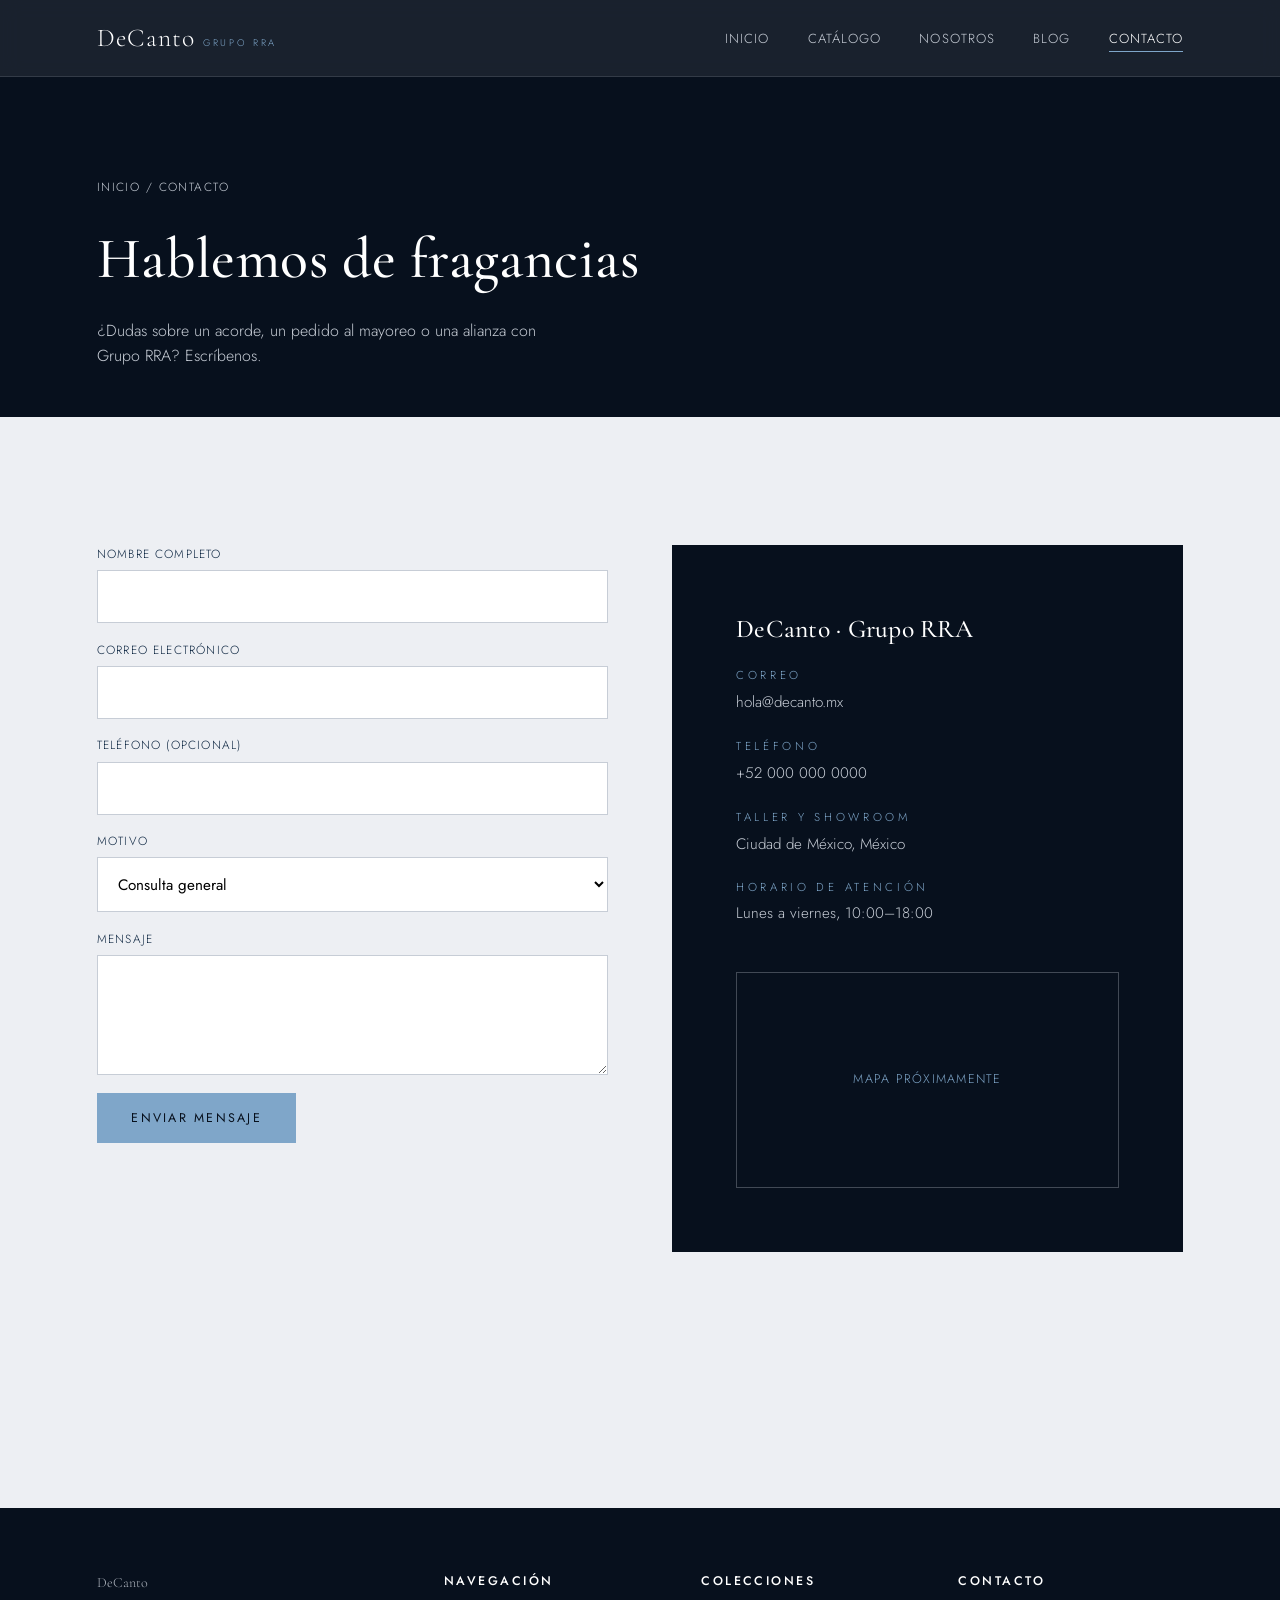
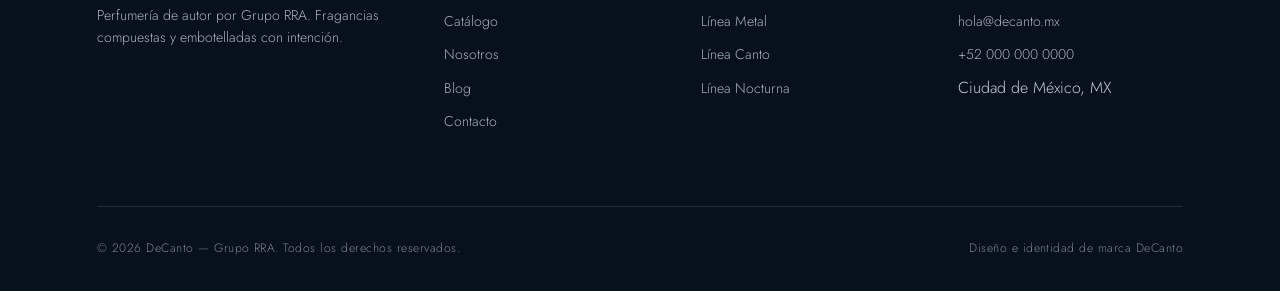
<file: contacto.html>
<!DOCTYPE html>
<html lang="es">
<head>
<meta charset="UTF-8">
<meta name="viewport" content="width=device-width, initial-scale=1.0">
<title>Contacto — DeCanto</title>
<meta name="description" content="Ponte en contacto con DeCanto, perfumería de Grupo RRA.">
<link rel="stylesheet" href="css/style.css">
</head>
<body>

<header class="site-header">
  <nav class="nav">
    <a href="index.html" class="brand">DeCanto <small>Grupo RRA</small></a>
    <ul class="nav-links">
      <li><a href="index.html">Inicio</a></li>
      <li><a href="catalogo.html">Catálogo</a></li>
      <li><a href="nosotros.html">Nosotros</a></li>
      <li><a href="blog.html">Blog</a></li>
      <li><a href="contacto.html" class="active">Contacto</a></li>
    </ul>
    <button class="nav-toggle" aria-label="Abrir menú" aria-expanded="false">☰</button>
  </nav>
</header>

<main>
  <section class="page-hero">
    <div class="wrap">
      <p class="breadcrumb">Inicio / Contacto</p>
      <h1>Hablemos de fragancias</h1>
      <p>¿Dudas sobre un acorde, un pedido al mayoreo o una alianza con Grupo RRA? Escríbenos.</p>
    </div>
  </section>

  <section class="section">
    <div class="wrap contact-grid">
      <form class="contact-form reveal" id="contact-form">
        <div class="field">
          <label for="nombre">Nombre completo</label>
          <input type="text" id="nombre" name="nombre" required>
        </div>
        <div class="field">
          <label for="email">Correo electrónico</label>
          <input type="email" id="email" name="email" required>
        </div>
        <div class="field">
          <label for="telefono">Teléfono (opcional)</label>
          <input type="tel" id="telefono" name="telefono">
        </div>
        <div class="field">
          <label for="motivo">Motivo</label>
          <select id="motivo" name="motivo">
            <option>Consulta general</option>
            <option>Pedido al mayoreo</option>
            <option>Distribución / alianzas Grupo RRA</option>
            <option>Atención post-venta</option>
          </select>
        </div>
        <div class="field">
          <label for="mensaje">Mensaje</label>
          <textarea id="mensaje" name="mensaje" required></textarea>
        </div>
        <button type="submit" class="btn btn-primary" style="align-self:flex-start;">Enviar mensaje</button>
        <p id="form-status" class="form-note"></p>
      </form>

      <div class="contact-info reveal">
        <div>
          <h3>DeCanto · Grupo RRA</h3>
          <div class="contact-detail">
            <span class="eyebrow">Correo</span>
            <a href="mailto:hola@decanto.mx">hola@decanto.mx</a>
          </div>
          <div class="contact-detail">
            <span class="eyebrow">Teléfono</span>
            <a href="tel:+520000000000">+52 000 000 0000</a>
          </div>
          <div class="contact-detail">
            <span class="eyebrow">Taller y showroom</span>
            <p>Ciudad de México, México</p>
          </div>
          <div class="contact-detail">
            <span class="eyebrow">Horario de atención</span>
            <p>Lunes a viernes, 10:00–18:00</p>
          </div>
        </div>
        <div class="map-placeholder">Mapa próximamente</div>
      </div>
    </div>
  </section>
</main>

<footer class="site-footer">
  <div class="wrap">
    <div class="footer-grid">
      <div>
        <p class="footer-brand">DeCanto</p>
        <p>Perfumería de autor por Grupo RRA. Fragancias compuestas y embotelladas con intención.</p>
      </div>
      <div>
        <h4>Navegación</h4>
        <ul>
          <li><a href="catalogo.html">Catálogo</a></li>
          <li><a href="nosotros.html">Nosotros</a></li>
          <li><a href="blog.html">Blog</a></li>
          <li><a href="contacto.html">Contacto</a></li>
        </ul>
      </div>
      <div>
        <h4>Colecciones</h4>
        <ul>
          <li><a href="catalogo.html">Línea Metal</a></li>
          <li><a href="catalogo.html">Línea Canto</a></li>
          <li><a href="catalogo.html">Línea Nocturna</a></li>
        </ul>
      </div>
      <div>
        <h4>Contacto</h4>
        <ul>
          <li><a href="mailto:hola@decanto.mx">hola@decanto.mx</a></li>
          <li><a href="tel:+520000000000">+52 000 000 0000</a></li>
          <li>Ciudad de México, MX</li>
        </ul>
      </div>
    </div>
    <div class="footer-bottom">
      <span>© <span id="year"></span> DeCanto — Grupo RRA. Todos los derechos reservados.</span>
      <span>Diseño e identidad de marca DeCanto</span>
    </div>
  </div>
</footer>

<script src="js/script.js"></script>
</body>
</html>
</file>
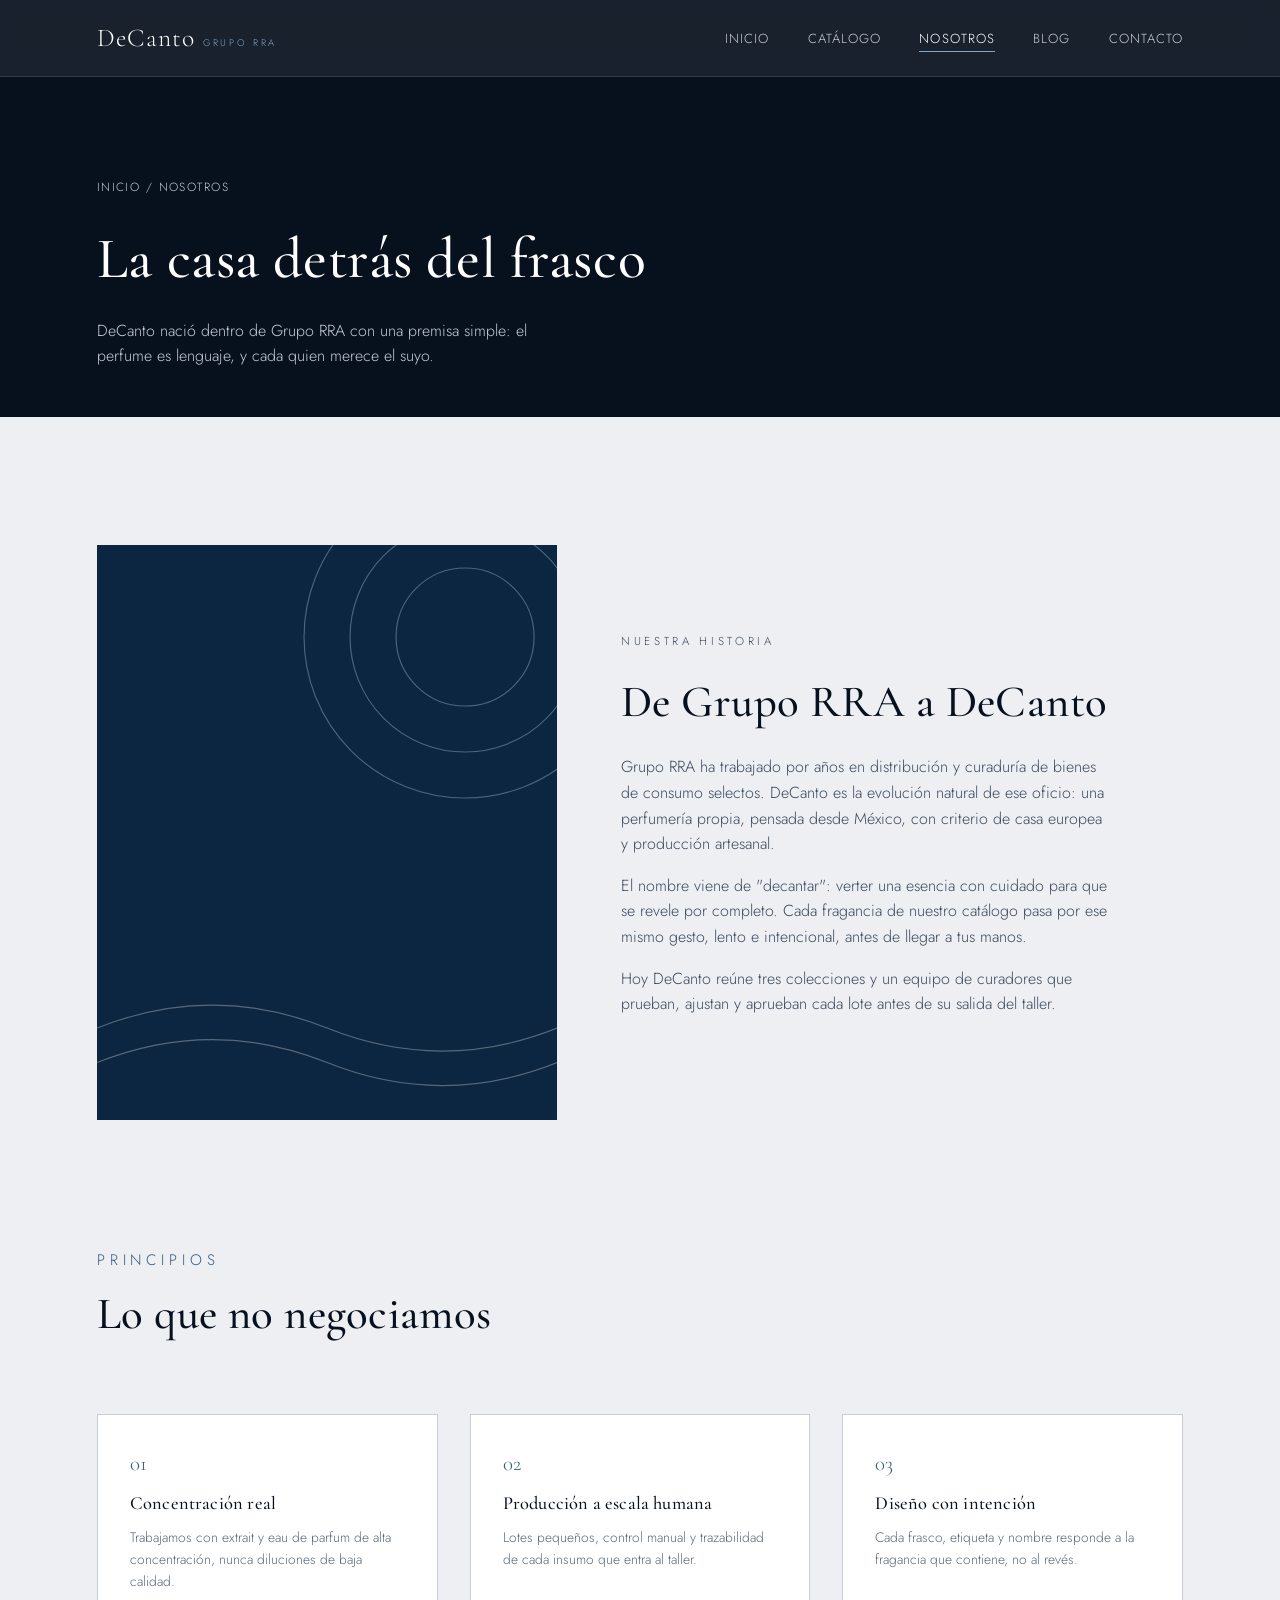
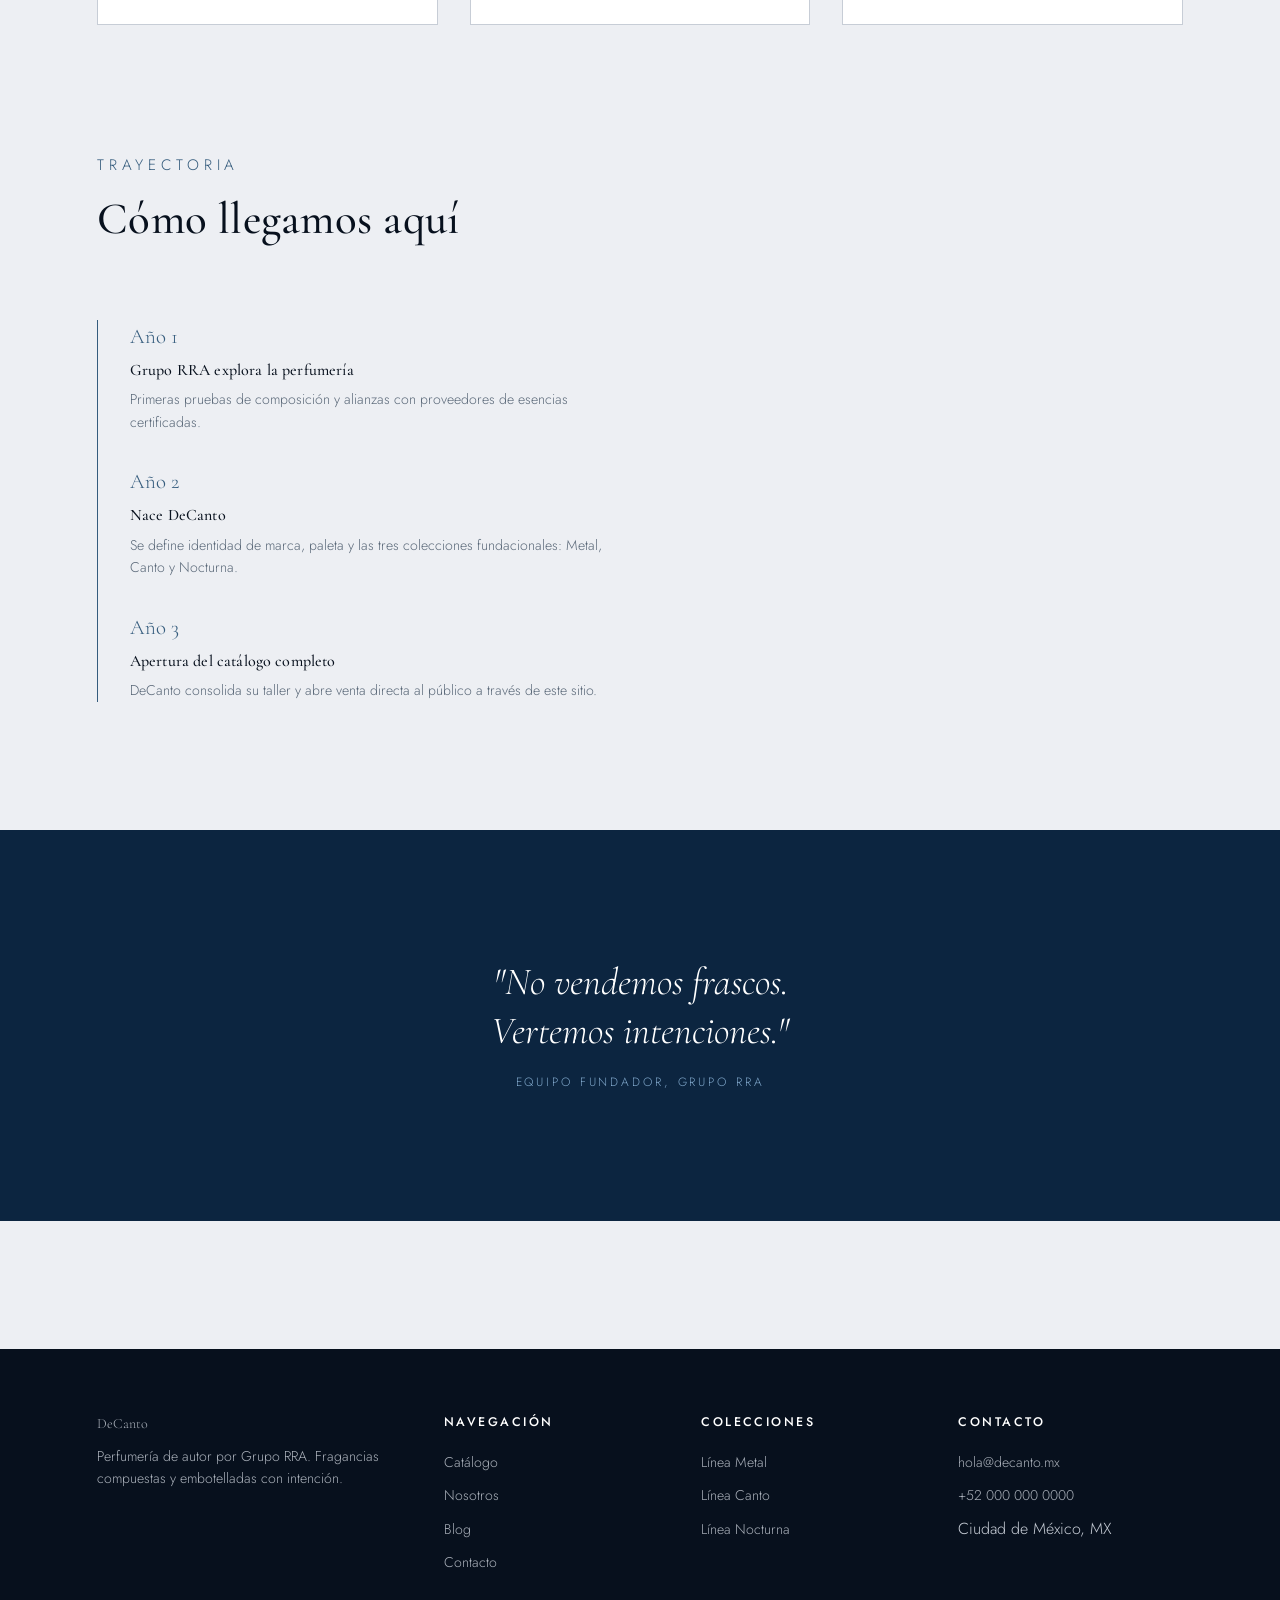
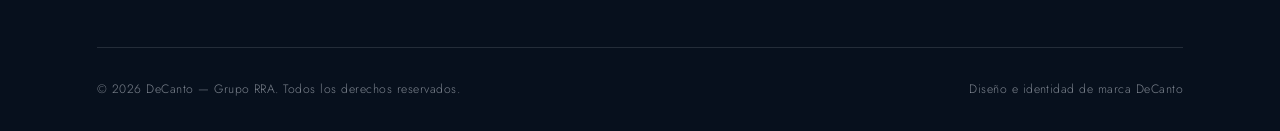
<file: nosotros.html>
<!DOCTYPE html>
<html lang="es">
<head>
<meta charset="UTF-8">
<meta name="viewport" content="width=device-width, initial-scale=1.0">
<title>Nosotros — DeCanto</title>
<meta name="description" content="Conoce la historia de DeCanto, la perfumería de Grupo RRA.">
<link rel="stylesheet" href="css/style.css">
</head>
<body>

<header class="site-header">
  <nav class="nav">
    <a href="index.html" class="brand">DeCanto <small>Grupo RRA</small></a>
    <ul class="nav-links">
      <li><a href="index.html">Inicio</a></li>
      <li><a href="catalogo.html">Catálogo</a></li>
      <li><a href="nosotros.html" class="active">Nosotros</a></li>
      <li><a href="blog.html">Blog</a></li>
      <li><a href="contacto.html">Contacto</a></li>
    </ul>
    <button class="nav-toggle" aria-label="Abrir menú" aria-expanded="false">☰</button>
  </nav>
</header>

<main>
  <section class="page-hero">
    <div class="wrap">
      <p class="breadcrumb">Inicio / Nosotros</p>
      <h1>La casa detrás del frasco</h1>
      <p>DeCanto nació dentro de Grupo RRA con una premisa simple: el perfume es lenguaje, y cada quien merece el suyo.</p>
    </div>
  </section>

  <section class="section">
    <div class="wrap about-grid">
      <div class="about-visual reveal">
        <svg viewBox="0 0 400 500" xmlns="http://www.w3.org/2000/svg" aria-hidden="true">
          <rect width="400" height="500" fill="#0C2540"/>
          <g stroke="#7FA6C9" fill="none" stroke-width="1" opacity=".5">
            <circle cx="320" cy="80" r="60"/>
            <circle cx="320" cy="80" r="100"/>
            <circle cx="320" cy="80" r="140"/>
          </g>
          <g stroke="#C7CDD6" fill="none" stroke-width="1" opacity=".4">
            <path d="M0 420 Q100 380 200 420 T400 420"/>
            <path d="M0 450 Q100 410 200 450 T400 450"/>
          </g>
        </svg>
      </div>
      <div class="about-copy reveal">
        <p class="eyebrow">Nuestra historia</p>
        <h2>De Grupo RRA a DeCanto</h2>
        <p>Grupo RRA ha trabajado por años en distribución y curaduría de bienes de consumo selectos. DeCanto es la evolución natural de ese oficio: una perfumería propia, pensada desde México, con criterio de casa europea y producción artesanal.</p>
        <p>El nombre viene de "decantar": verter una esencia con cuidado para que se revele por completo. Cada fragancia de nuestro catálogo pasa por ese mismo gesto, lento e intencional, antes de llegar a tus manos.</p>
        <p>Hoy DeCanto reúne tres colecciones y un equipo de curadores que prueban, ajustan y aprueban cada lote antes de su salida del taller.</p>
      </div>
    </div>
  </section>

  <section class="section" style="padding-top:0;">
    <div class="wrap">
      <div class="section-head reveal">
        <div>
          <p class="eyebrow">Principios</p>
          <h2>Lo que no negociamos</h2>
        </div>
      </div>
      <div class="values-grid">
        <div class="value-card reveal">
          <p class="num">01</p>
          <h4>Concentración real</h4>
          <p>Trabajamos con extrait y eau de parfum de alta concentración, nunca diluciones de baja calidad.</p>
        </div>
        <div class="value-card reveal">
          <p class="num">02</p>
          <h4>Producción a escala humana</h4>
          <p>Lotes pequeños, control manual y trazabilidad de cada insumo que entra al taller.</p>
        </div>
        <div class="value-card reveal">
          <p class="num">03</p>
          <h4>Diseño con intención</h4>
          <p>Cada frasco, etiqueta y nombre responde a la fragancia que contiene, no al revés.</p>
        </div>
      </div>
    </div>
  </section>

  <section class="section" style="padding-top:0;">
    <div class="wrap">
      <div class="section-head reveal">
        <div>
          <p class="eyebrow">Trayectoria</p>
          <h2>Cómo llegamos aquí</h2>
        </div>
      </div>
      <div class="timeline">
        <div class="timeline-item reveal">
          <p class="year">Año 1</p>
          <h4>Grupo RRA explora la perfumería</h4>
          <p>Primeras pruebas de composición y alianzas con proveedores de esencias certificadas.</p>
        </div>
        <div class="timeline-item reveal">
          <p class="year">Año 2</p>
          <h4>Nace DeCanto</h4>
          <p>Se define identidad de marca, paleta y las tres colecciones fundacionales: Metal, Canto y Nocturna.</p>
        </div>
        <div class="timeline-item reveal">
          <p class="year">Año 3</p>
          <h4>Apertura del catálogo completo</h4>
          <p>DeCanto consolida su taller y abre venta directa al público a través de este sitio.</p>
        </div>
      </div>
    </div>
  </section>

  <section class="manifesto">
    <div class="wrap reveal">
      <blockquote>"No vendemos frascos. Vertemos intenciones."</blockquote>
      <cite>Equipo fundador, Grupo RRA</cite>
    </div>
  </section>
</main>

<footer class="site-footer">
  <div class="wrap">
    <div class="footer-grid">
      <div>
        <p class="footer-brand">DeCanto</p>
        <p>Perfumería de autor por Grupo RRA. Fragancias compuestas y embotelladas con intención.</p>
      </div>
      <div>
        <h4>Navegación</h4>
        <ul>
          <li><a href="catalogo.html">Catálogo</a></li>
          <li><a href="nosotros.html">Nosotros</a></li>
          <li><a href="blog.html">Blog</a></li>
          <li><a href="contacto.html">Contacto</a></li>
        </ul>
      </div>
      <div>
        <h4>Colecciones</h4>
        <ul>
          <li><a href="catalogo.html">Línea Metal</a></li>
          <li><a href="catalogo.html">Línea Canto</a></li>
          <li><a href="catalogo.html">Línea Nocturna</a></li>
        </ul>
      </div>
      <div>
        <h4>Contacto</h4>
        <ul>
          <li><a href="mailto:hola@decanto.mx">hola@decanto.mx</a></li>
          <li><a href="tel:+520000000000">+52 000 000 0000</a></li>
          <li>Ciudad de México, MX</li>
        </ul>
      </div>
    </div>
    <div class="footer-bottom">
      <span>© <span id="year"></span> DeCanto — Grupo RRA. Todos los derechos reservados.</span>
      <span>Diseño e identidad de marca DeCanto</span>
    </div>
  </div>
</footer>

<script src="js/script.js"></script>
</body>
</html>
</file>
<file: css/style.css>
/* =========================================================
   DECANTO — Grupo RRA
   Sistema de diseño: azul profundo + azul metálico + plata
   Tipografía: Cormorant Garamond (display) + Jost (utilitaria)
   Motivo de firma: ondas de aroma (decanto = verter / canto = sonido)
   ========================================================= */

@import url('https://fonts.googleapis.com/css2?family=Cormorant+Garamond:ital,wght@0,400;0,500;0,600;1,400;1,500&family=Jost:wght@300;400;500;600&display=swap');

:root{
  /* Color */
  --navy-ink:     #07101D;   /* fondo más oscuro, casi negro-azulado */
  --navy-deep:    #0C2540;   /* azul profundo principal */
  --blue-metal:   #355C7D;   /* azul metálico medio */
  --blue-mist:    #7FA6C9;   /* azul claro / resaltes */
  --silver:       #C7CDD6;   /* plata */
  --silver-pale:  #EDEFF3;   /* plata muy clara / fondo claro */
  --white:        #FFFFFF;

  /* Tipografía */
  --font-display: 'Cormorant Garamond', serif;
  --font-body:    'Jost', sans-serif;

  /* Espaciado */
  --gap-xs: .5rem;
  --gap-sm: 1rem;
  --gap-md: 2rem;
  --gap-lg: 4rem;
  --gap-xl: 8rem;

  --max-w: 1240px;
}

*{box-sizing:border-box; margin:0; padding:0;}

html{scroll-behavior:smooth;}

body{
  font-family: var(--font-body);
  background: var(--silver-pale);
  color: var(--navy-ink);
  font-weight:300;
  line-height:1.6;
  -webkit-font-smoothing:antialiased;
}

img{max-width:100%; display:block;}
a{color:inherit; text-decoration:none;}
ul{list-style:none;}

.wrap{
  max-width: var(--max-w);
  margin: 0 auto;
  padding: 0 6vw;
}

h1,h2,h3,h4{
  font-family: var(--font-display);
  font-weight:500;
  letter-spacing:.01em;
}

.eyebrow{
  font-family: var(--font-body);
  font-size:.72rem;
  letter-spacing:.32em;
  text-transform:uppercase;
  color: var(--blue-metal);
}

/* Foco visible accesible */
a:focus-visible, button:focus-visible, input:focus-visible, textarea:focus-visible{
  outline: 2px solid var(--blue-mist);
  outline-offset: 3px;
}

@media (prefers-reduced-motion: reduce){
  *{animation-duration:.01ms !important; animation-iteration-count:1 !important; transition-duration:.01ms !important; scroll-behavior:auto !important;}
}

/* ---------- Onda de firma (SVG inline reutilizable) ---------- */
.wave-divider{
  width:100%;
  height:48px;
  display:block;
  color: var(--blue-metal);
}
.wave-divider svg{width:100%; height:100%;}

/* ---------- Header ---------- */
.site-header{
  position:sticky; top:0; z-index:100;
  background: rgba(7,16,29,.92);
  backdrop-filter: blur(10px);
  border-bottom: 1px solid rgba(199,205,214,.15);
}
.nav{
  display:flex; align-items:center; justify-content:space-between;
  padding: 1.1rem 6vw;
  max-width: var(--max-w);
  margin:0 auto;
}
.brand{
  display:flex; align-items:baseline; gap:.5rem;
  font-family: var(--font-display);
  font-size:1.6rem;
  color: var(--white);
  letter-spacing:.04em;
}
.brand small{
  font-family: var(--font-body);
  font-size:.6rem;
  letter-spacing:.28em;
  color: var(--blue-mist);
  text-transform:uppercase;
}
.nav-links{
  display:flex; gap: clamp(1rem, 3vw, 2.4rem);
  font-size:.82rem;
  letter-spacing:.08em;
  text-transform:uppercase;
}
.nav-links a{
  color: var(--silver);
  position:relative;
  padding-bottom:4px;
  transition: color .25s ease;
}
.nav-links a::after{
  content:'';
  position:absolute; left:0; bottom:0;
  width:0; height:1px;
  background: var(--blue-mist);
  transition: width .3s ease;
}
.nav-links a:hover, .nav-links a.active{ color: var(--white); }
.nav-links a:hover::after, .nav-links a.active::after{ width:100%; }

.nav-toggle{
  display:none;
  background:none; border:0; color:var(--white);
  font-size:1.4rem; cursor:pointer;
}

@media (max-width: 860px){
  .nav-toggle{display:block;}
  .nav-links{
    position:fixed; inset: 0 0 0 30%;
    background: var(--navy-ink);
    flex-direction:column; align-items:flex-start;
    padding: 6.5rem 2rem 2rem;
    transform: translateX(100%);
    transition: transform .4s ease;
  }
  .nav-links.open{ transform: translateX(0); }
  .nav-links a{ font-size:1rem; padding: .6rem 0; width:100%; }
}

/* ---------- Footer ---------- */
.site-footer{
  background: var(--navy-ink);
  color: var(--silver);
  padding: var(--gap-lg) 0 var(--gap-md);
  margin-top: var(--gap-xl);
}
.footer-grid{
  display:grid;
  grid-template-columns: 1.4fr 1fr 1fr 1fr;
  gap: var(--gap-md);
  padding-bottom: var(--gap-lg);
  border-bottom: 1px solid rgba(199,205,214,.15);
}
.footer-grid h4{
  color: var(--white);
  font-size:.78rem;
  letter-spacing:.2em;
  text-transform:uppercase;
  margin-bottom: var(--gap-sm);
  font-family: var(--font-body);
  font-weight:500;
}
.footer-grid p, .footer-grid a{
  font-size:.88rem;
  color: var(--silver);
  opacity:.85;
}
.footer-grid li{margin-bottom:.5rem;}
.footer-grid a:hover{ color: var(--blue-mist); opacity:1;}
.footer-brand{
  font-family: var(--font-display);
  font-size:1.7rem;
  color: var(--white);
  margin-bottom:.6rem;
}
.footer-bottom{
  display:flex; justify-content:space-between; flex-wrap:wrap; gap:1rem;
  padding-top: var(--gap-md);
  font-size:.76rem;
  letter-spacing:.04em;
  opacity:.6;
}
@media (max-width: 760px){
  .footer-grid{ grid-template-columns: 1fr 1fr; }
}

/* ---------- Botones ---------- */
.btn{
  display:inline-flex; align-items:center; gap:.6rem;
  font-family: var(--font-body);
  font-size:.78rem;
  letter-spacing:.18em;
  text-transform:uppercase;
  padding: .95rem 2.1rem;
  border:1px solid var(--silver);
  transition: all .3s ease;
  cursor:pointer;
  background:none;
}
.btn-primary{
  background: var(--blue-mist);
  border-color: var(--blue-mist);
  color: var(--navy-ink);
}
.btn-primary:hover{ background: var(--silver-pale); border-color: var(--silver-pale); }
.btn-ghost{ color: var(--white); border-color: rgba(255,255,255,.4); }
.btn-ghost:hover{ border-color: var(--white); }
.btn-ghost-dark{ color: var(--navy-ink); border-color: var(--navy-ink); }
.btn-ghost-dark:hover{ background: var(--navy-ink); color:var(--white); }

/* =========================================================
   HOME
   ========================================================= */
.hero{
  position:relative;
  background: radial-gradient(120% 140% at 80% -10%, var(--blue-metal) 0%, var(--navy-deep) 45%, var(--navy-ink) 100%);
  color: var(--white);
  overflow:hidden;
  padding: clamp(4rem, 10vw, 7rem) 0 clamp(3rem, 8vw, 5rem);
}
.hero-grid{
  display:grid;
  grid-template-columns: 1.1fr .9fr;
  gap: var(--gap-lg);
  align-items:center;
}
.hero h1{
  font-size: clamp(2.6rem, 6vw, 4.6rem);
  line-height:1.05;
  font-weight:500;
}
.hero h1 em{
  font-style:italic;
  color: var(--blue-mist);
}
.hero p.lead{
  margin-top: var(--gap-sm);
  max-width: 38ch;
  font-size:1.05rem;
  color: var(--silver);
}
.hero-cta{ display:flex; gap:1rem; margin-top: var(--gap-md); flex-wrap:wrap; }

.hero-visual{
  position:relative;
  aspect-ratio: 4/5;
  display:flex; align-items:center; justify-content:center;
}
.hero-visual svg{ width:100%; height:100%; }

@media (max-width: 900px){
  .hero-grid{ grid-template-columns:1fr; }
  .hero-visual{ order:-1; max-width:320px; margin:0 auto; }
}

/* franja de marcas / atributos */
.attrs-strip{
  background: var(--navy-ink);
  color: var(--silver);
  padding: 1.4rem 0;
  border-top:1px solid rgba(199,205,214,.12);
}
.attrs-row{
  display:flex; justify-content:space-between; flex-wrap:wrap; gap:1rem 2rem;
  font-size:.74rem; letter-spacing:.18em; text-transform:uppercase;
  opacity:.75;
}

/* Secciones genéricas */
.section{ padding: var(--gap-xl) 0; }
.section-head{
  display:flex; justify-content:space-between; align-items:flex-end; flex-wrap:wrap; gap:1.5rem;
  margin-bottom: var(--gap-lg);
}
.section-head h2{ font-size: clamp(2rem, 4vw, 2.8rem); margin-top:.4rem; }
.section-head p{ max-width:42ch; color: var(--blue-metal); font-size:.95rem; }

/* Colecciones — tarjetas */
.collections-grid{
  display:grid;
  grid-template-columns: repeat(3, 1fr);
  gap: var(--gap-md);
}
.collection-card{
  position:relative;
  background: var(--navy-deep);
  color: var(--white);
  aspect-ratio: 3/4;
  overflow:hidden;
  display:flex; flex-direction:column; justify-content:flex-end;
  padding: var(--gap-md);
}
.collection-card::before{
  content:'';
  position:absolute; inset:0;
  background: linear-gradient(160deg, transparent 30%, rgba(7,16,29,.9));
  z-index:1;
}
.collection-card .deco{
  position:absolute; inset:0;
  opacity:.55;
  transition: opacity .4s ease, transform .6s ease;
}
.collection-card:hover .deco{ opacity:.85; transform:scale(1.05); }
.collection-card .content{ position:relative; z-index:2; }
.collection-card .eyebrow{ color: var(--blue-mist); }
.collection-card h3{ font-size:1.7rem; margin: .3rem 0 .6rem; }
.collection-card p{ font-size:.85rem; color: var(--silver); max-width:30ch; }

@media (max-width: 900px){ .collections-grid{ grid-template-columns:1fr; } }

/* Producto destacado / proceso */
.process{
  display:grid;
  grid-template-columns: repeat(4, 1fr);
  gap: var(--gap-md);
}
.process-step{ border-top: 1px solid var(--blue-metal); padding-top: var(--gap-sm); }
.process-step .num{
  font-family: var(--font-display);
  font-size:1.4rem;
  color: var(--blue-metal);
}
.process-step h4{ font-size:1.2rem; margin: .5rem 0 .4rem; }
.process-step p{ font-size:.88rem; color:#3c4a5c; }
@media (max-width:900px){ .process{ grid-template-columns: 1fr 1fr; } }
@media (max-width:520px){ .process{ grid-template-columns: 1fr; } }

/* Cita / manifiesto */
.manifesto{
  background: var(--navy-deep);
  color: var(--white);
  padding: var(--gap-xl) 0;
  text-align:center;
  position:relative;
}
.manifesto blockquote{
  font-family: var(--font-display);
  font-style:italic;
  font-size: clamp(1.5rem, 3.4vw, 2.4rem);
  max-width:18ch;
  margin:0 auto;
  line-height:1.3;
}
.manifesto cite{
  display:block;
  margin-top: var(--gap-sm);
  font-style:normal;
  font-size:.75rem;
  letter-spacing:.24em;
  text-transform:uppercase;
  color: var(--blue-mist);
}

/* Newsletter */
.newsletter{
  background: var(--silver-pale);
  padding: var(--gap-lg) 0;
}
.newsletter-box{
  background: var(--white);
  border:1px solid var(--silver);
  padding: var(--gap-lg);
  display:grid; grid-template-columns:1.2fr 1fr; gap: var(--gap-lg); align-items:center;
}
.newsletter-box h3{ font-size:1.9rem; }
.newsletter-box p{ color:#3c4a5c; margin-top:.6rem; max-width:36ch; }
.newsletter-form{ display:flex; gap:.8rem; flex-wrap:wrap; }
.newsletter-form input{
  flex:1; min-width:200px;
  padding: .9rem 1.1rem;
  border:1px solid var(--silver);
  font-family: var(--font-body);
  background: var(--silver-pale);
}
@media (max-width:780px){ .newsletter-box{ grid-template-columns:1fr; } }

/* =========================================================
   CATÁLOGO
   ========================================================= */
.page-hero{
  background: var(--navy-ink);
  color: var(--white);
  padding: clamp(3.5rem,7vw,5.5rem) 0 3rem;
}
.page-hero h1{ font-size: clamp(2.4rem,5vw,3.6rem); }
.page-hero p{ color: var(--silver); max-width:50ch; margin-top:.8rem; }
.breadcrumb{
  font-size:.74rem; letter-spacing:.12em; text-transform:uppercase;
  color: var(--blue-mist); margin-bottom:1rem;
}

.filter-bar{
  display:flex; gap:.7rem; flex-wrap:wrap;
  padding: var(--gap-md) 0;
  border-bottom:1px solid var(--silver);
}
.chip{
  font-size:.76rem; letter-spacing:.1em; text-transform:uppercase;
  padding:.55rem 1.1rem;
  border:1px solid var(--blue-metal);
  color: var(--navy-deep);
  cursor:pointer;
  background:none;
  transition: all .25s ease;
}
.chip.active, .chip:hover{ background: var(--navy-deep); color:var(--white); border-color:var(--navy-deep); }

.product-grid{
  display:grid;
  grid-template-columns: repeat(4, 1fr);
  gap: var(--gap-md);
  padding: var(--gap-lg) 0;
}
.product-card{
  background: var(--white);
  border:1px solid var(--silver);
  display:flex; flex-direction:column;
}
.product-thumb{
  aspect-ratio: 3/4;
  background: linear-gradient(160deg, var(--silver-pale), var(--silver));
  display:flex; align-items:center; justify-content:center;
  position:relative; overflow:hidden;
}
.product-thumb svg{ width:55%; }
.product-tag{
  position:absolute; top:.8rem; left:.8rem;
  font-size:.62rem; letter-spacing:.14em; text-transform:uppercase;
  background: var(--navy-deep); color:var(--white);
  padding:.3rem .6rem;
}
.product-info{ padding: 1.2rem 1.2rem 1.4rem; flex:1; display:flex; flex-direction:column; }
.product-info .eyebrow{ font-size:.66rem; }
.product-info h3{ font-size:1.25rem; margin:.3rem 0 .4rem; }
.product-info p{ font-size:.82rem; color:#5a6878; flex:1; }
.product-meta{ display:flex; justify-content:space-between; align-items:center; margin-top:1rem; }
.price{ font-family: var(--font-display); font-size:1.2rem; color: var(--navy-deep); }
.product-card:hover{ box-shadow: 0 18px 40px -20px rgba(12,37,64,.35); transform: translateY(-3px); transition:.3s ease; }

@media (max-width:1080px){ .product-grid{ grid-template-columns: repeat(3,1fr); } }
@media (max-width:760px){ .product-grid{ grid-template-columns: repeat(2,1fr); } }
@media (max-width:480px){ .product-grid{ grid-template-columns: 1fr; } }

/* =========================================================
   NOSOTROS
   ========================================================= */
.about-grid{
  display:grid; grid-template-columns: .9fr 1.1fr; gap: var(--gap-lg); align-items:center;
}
.about-visual{
  aspect-ratio:4/5; background: var(--navy-deep); position:relative; overflow:hidden;
}
.about-visual svg{ position:absolute; inset:0; width:100%; height:100%; }
.about-copy h2{ font-size: clamp(2rem,4vw,2.8rem); margin-bottom:1rem; }
.about-copy p{ color:#3c4a5c; margin-bottom:1rem; max-width:54ch; }
@media (max-width:900px){ .about-grid{ grid-template-columns:1fr; } }

.values-grid{
  display:grid; grid-template-columns: repeat(3,1fr); gap: var(--gap-md);
}
.value-card{ padding: var(--gap-md); border:1px solid var(--silver); background:var(--white); }
.value-card .num{ font-family:var(--font-display); color:var(--blue-metal); font-size:1.3rem; }
.value-card h4{ font-size:1.15rem; margin:.5rem 0 .5rem; }
.value-card p{ font-size:.86rem; color:#5a6878; }
@media (max-width:860px){ .values-grid{ grid-template-columns:1fr; } }

.timeline{ border-left:1px solid var(--blue-metal); padding-left: var(--gap-md); display:flex; flex-direction:column; gap: var(--gap-md); }
.timeline-item .year{ font-family:var(--font-display); font-size:1.3rem; color:var(--blue-metal); }
.timeline-item h4{ margin:.3rem 0; }
.timeline-item p{ font-size:.88rem; color:#5a6878; max-width:60ch; }

/* =========================================================
   CONTACTO
   ========================================================= */
.contact-grid{
  display:grid; grid-template-columns: 1fr 1fr; gap: var(--gap-lg);
}
.contact-form{ display:flex; flex-direction:column; gap:1.1rem; }
.field{ display:flex; flex-direction:column; gap:.4rem; }
.field label{ font-size:.74rem; letter-spacing:.1em; text-transform:uppercase; color:var(--navy-deep); }
.field input, .field textarea, .field select{
  padding: .9rem 1rem;
  border:1px solid var(--silver);
  background: var(--white);
  font-family: var(--font-body);
  font-size:.95rem;
}
.field textarea{ resize:vertical; min-height:120px; }
.contact-info{
  background: var(--navy-ink); color:var(--white);
  padding: var(--gap-lg);
  display:flex; flex-direction:column; justify-content:space-between;
}
.contact-info h3{ font-size:1.6rem; margin-bottom:1rem; }
.contact-detail{ margin-bottom:1.4rem; }
.contact-detail .eyebrow{ color:var(--blue-mist); margin-bottom:.3rem; display:block; }
.contact-detail p, .contact-detail a{ font-size:.95rem; color:var(--silver); }
.map-placeholder{
  margin-top:1.5rem;
  border:1px solid rgba(199,205,214,.3);
  aspect-ratio:16/9;
  display:flex; align-items:center; justify-content:center;
  font-size:.78rem; letter-spacing:.1em; text-transform:uppercase; color:var(--blue-mist);
}
@media (max-width:900px){ .contact-grid{ grid-template-columns:1fr; } }

.form-note{ font-size:.78rem; color:#5a6878; }

/* =========================================================
   BLOG
   ========================================================= */
.blog-grid{
  display:grid; grid-template-columns: repeat(3,1fr); gap: var(--gap-md);
}
.post-card{ background:var(--white); border:1px solid var(--silver); display:flex; flex-direction:column; }
.post-thumb{
  aspect-ratio: 16/10;
  background: linear-gradient(135deg, var(--navy-deep), var(--blue-metal));
  position:relative; overflow:hidden;
}
.post-thumb svg{ position:absolute; inset:0; width:100%; height:100%; opacity:.5; }
.post-info{ padding:1.3rem; }
.post-info .eyebrow{ font-size:.66rem; }
.post-info h3{ font-size:1.3rem; margin:.4rem 0 .6rem; line-height:1.25; }
.post-info p{ font-size:.86rem; color:#5a6878; }
.post-info .read-more{ display:inline-block; margin-top:1rem; font-size:.78rem; letter-spacing:.1em; text-transform:uppercase; color:var(--navy-deep); border-bottom:1px solid var(--navy-deep); }
@media (max-width:900px){ .blog-grid{ grid-template-columns: repeat(2,1fr); } }
@media (max-width:560px){ .blog-grid{ grid-template-columns: 1fr; } }

.featured-post{
  display:grid; grid-template-columns: 1.1fr .9fr; gap: var(--gap-lg);
  background: var(--navy-deep); color:var(--white);
  margin-bottom: var(--gap-lg);
}
.featured-post .post-thumb{ aspect-ratio:auto; height:100%; }
.featured-post-copy{ padding: var(--gap-lg) var(--gap-lg) var(--gap-lg) 0; display:flex; flex-direction:column; justify-content:center; }
.featured-post-copy h2{ font-size:clamp(1.8rem,3vw,2.4rem); margin:.6rem 0 1rem; }
.featured-post-copy p{ color:var(--silver); margin-bottom:1.4rem; max-width:50ch; }
@media (max-width:900px){
  .featured-post{ grid-template-columns:1fr; }
  .featured-post-copy{ padding: 0 var(--gap-md) var(--gap-md); }
}

/* Animaciones de entrada suaves */
.reveal{ opacity:0; transform: translateY(18px); transition: opacity .7s ease, transform .7s ease; }
.reveal.in{ opacity:1; transform:none; }
</file>
